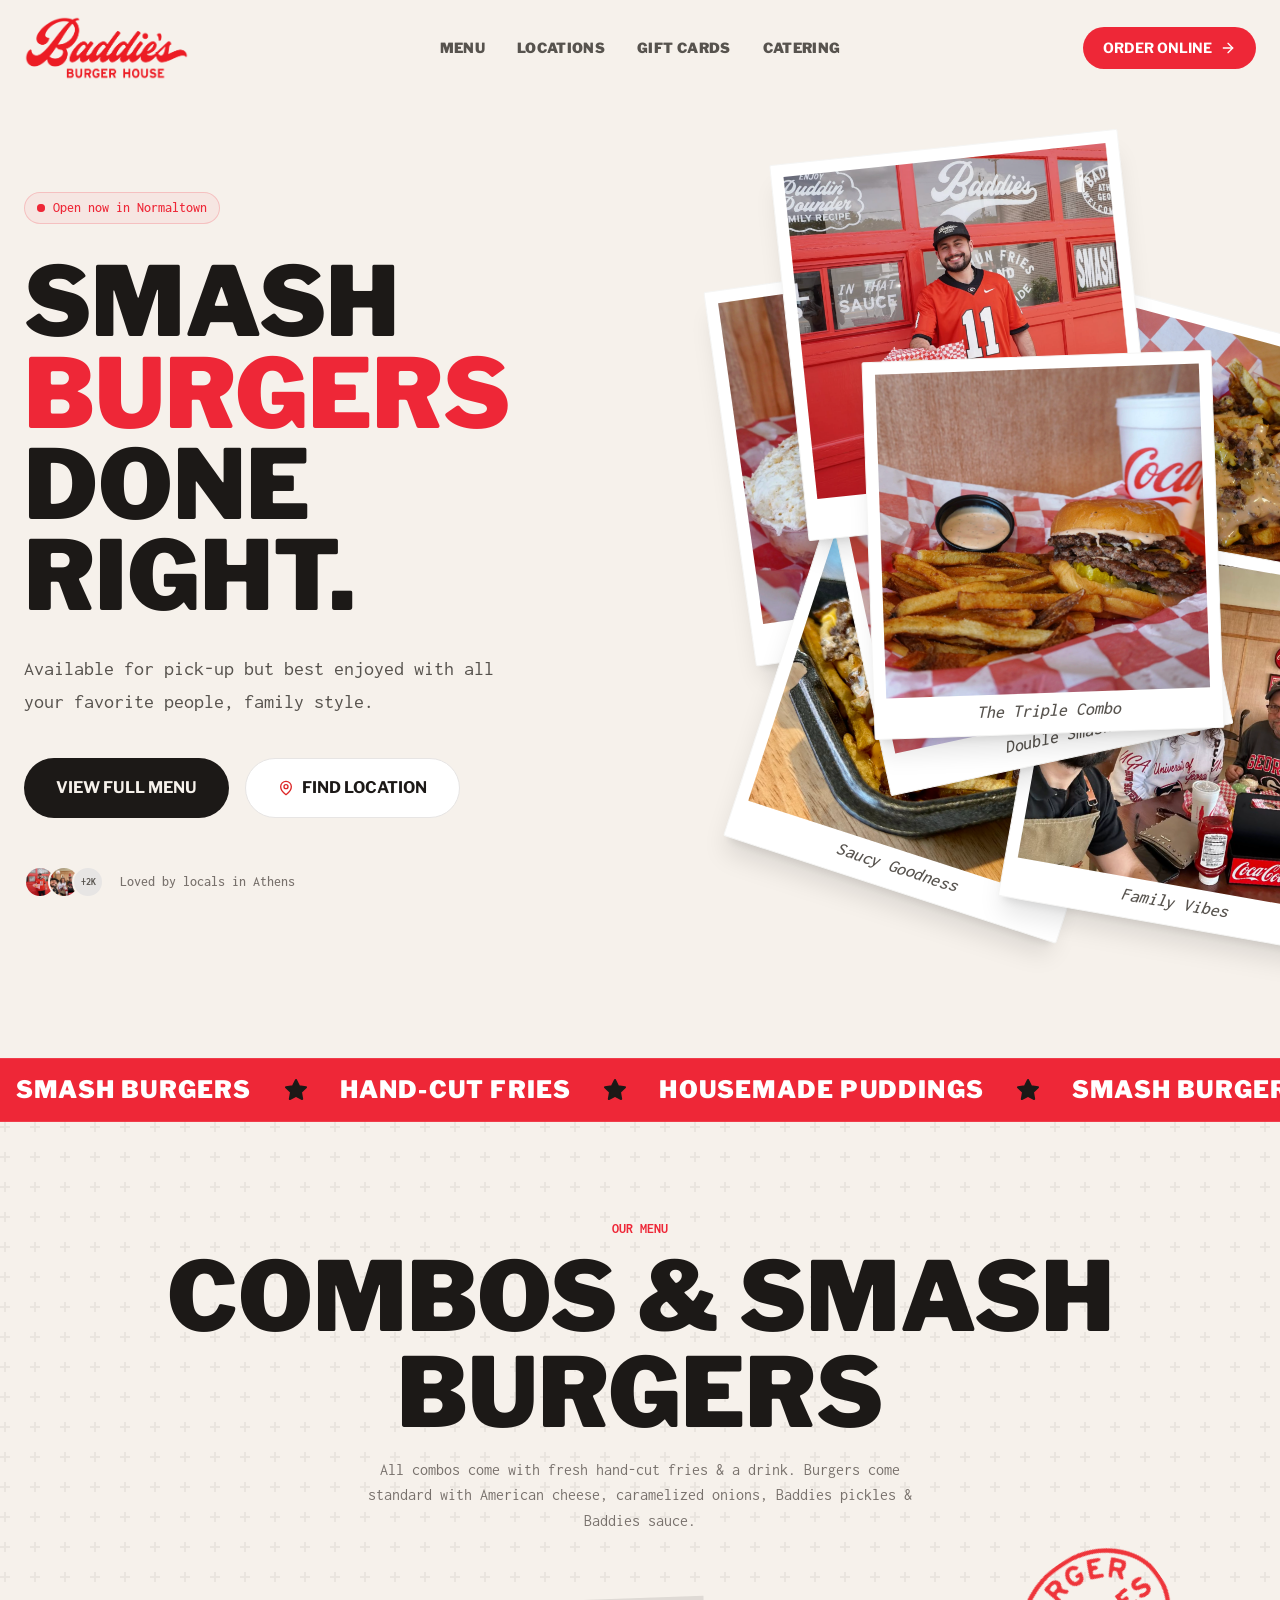
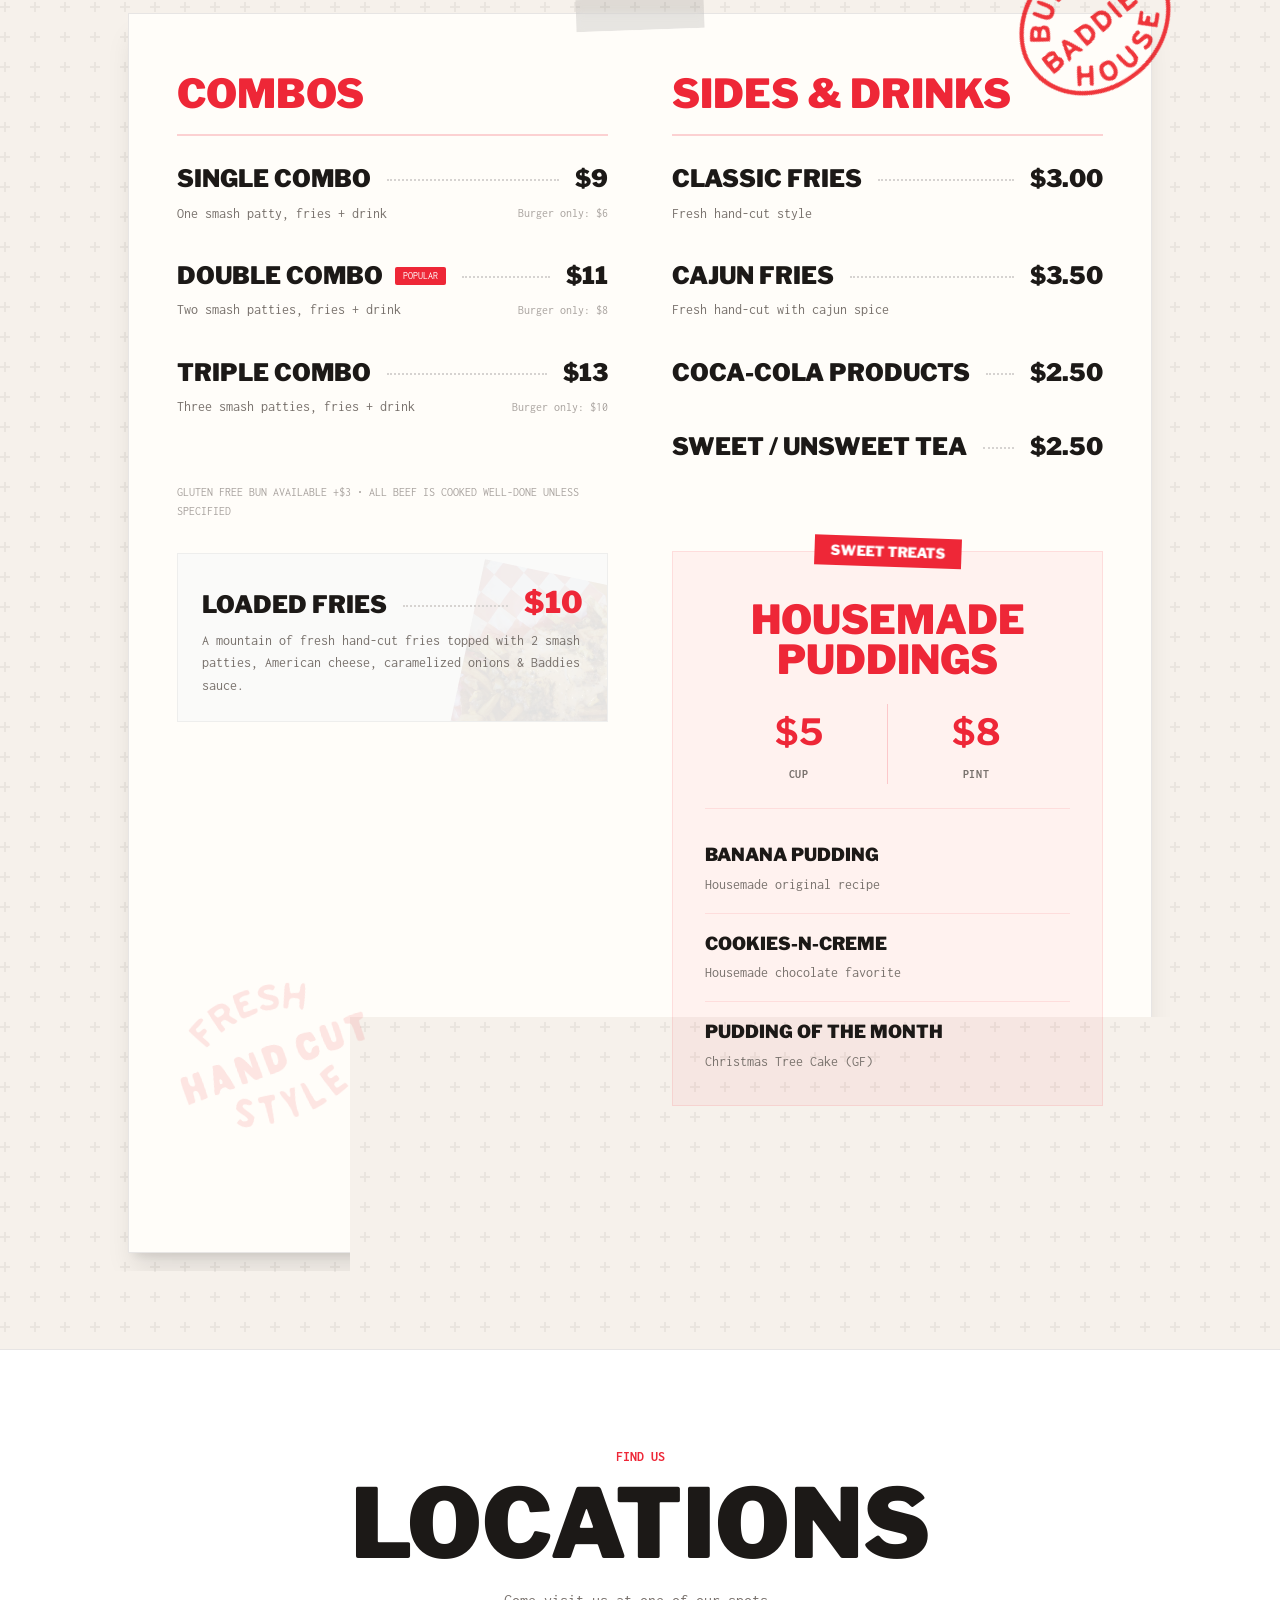
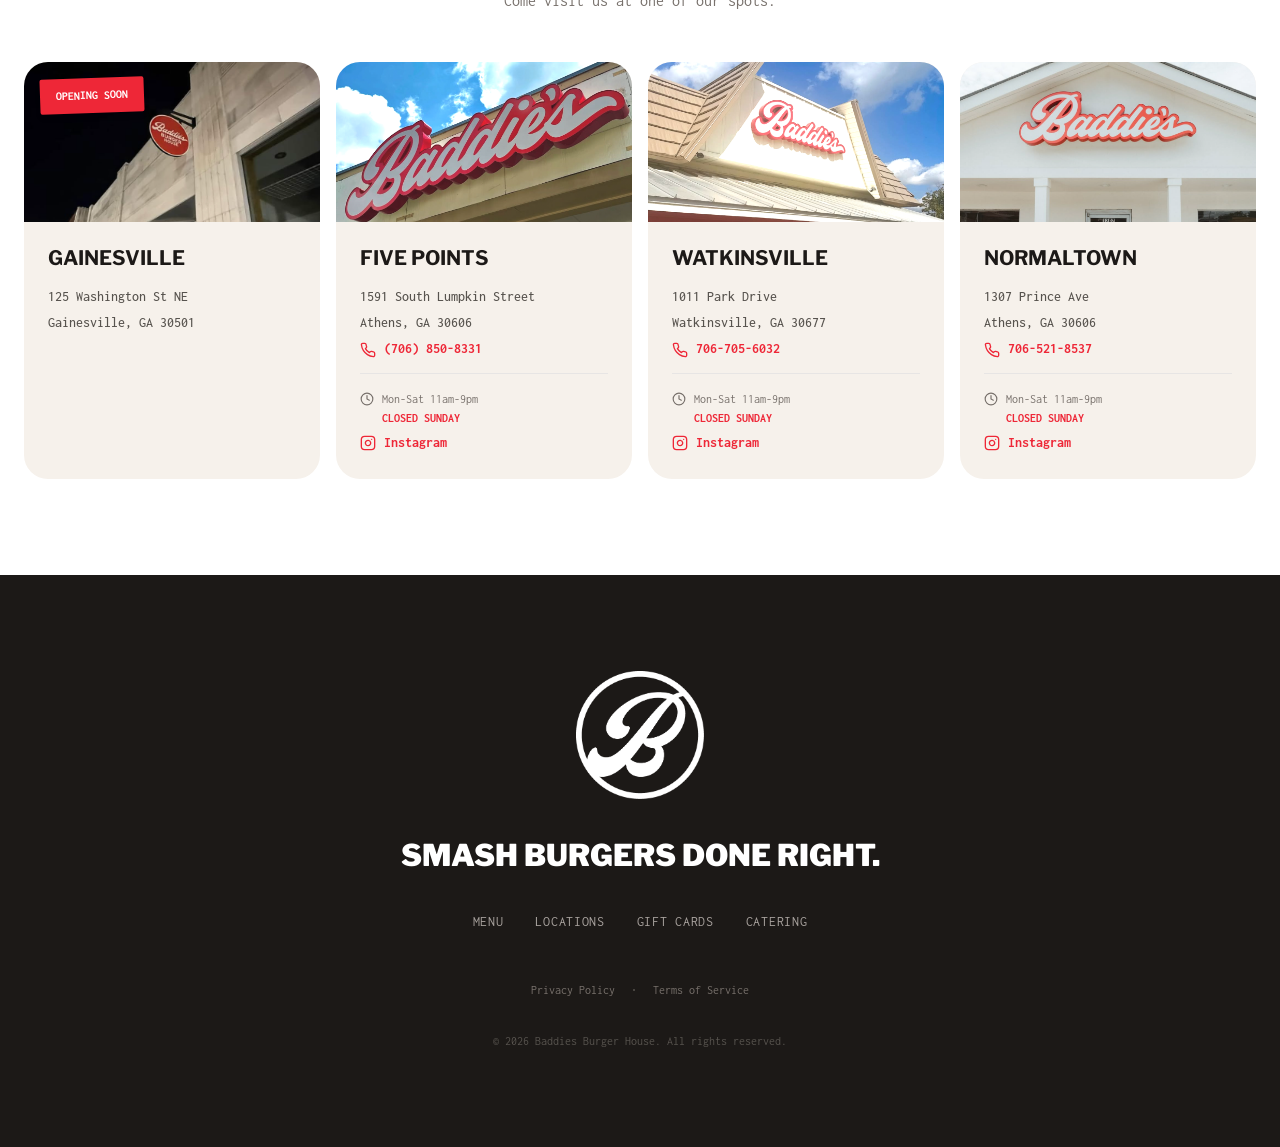
<file: index.html>
<!DOCTYPE html>
<html lang="en">
<head>
  <meta charset="UTF-8" />
  <meta name="viewport" content="width=device-width, initial-scale=1.0" />
  <title>Baddies Burger House</title>
  <meta name="description" content="Come grab a smash-burger, hand cut fries & housemade pudding!" />

  <!-- Open Graph -->
  <meta property="og:title" content="Baddies Burger House" />
  <meta property="og:description" content="Come grab a smash-burger, hand cut fries & housemade pudding!" />
  <meta property="og:type" content="website" />
  <meta property="og:image" content="images/logo.webp" />

  <!-- Twitter Card -->
  <meta name="twitter:card" content="summary_large_image" />

  <!-- Favicon -->
  <link rel="icon" href="images/favicon.webp" type="image/webp" />

  <!-- Google Fonts -->
  <link rel="preconnect" href="https://fonts.googleapis.com" />
  <link rel="preconnect" href="https://fonts.gstatic.com" crossorigin />
  <link href="https://fonts.googleapis.com/css2?family=Libre+Franklin:wght@900&family=Inconsolata:wght@400;500;600&display=swap" rel="stylesheet" />

  <!-- Styles -->
  <link rel="stylesheet" href="css/styles.css" />
</head>
<body>

  <!-- ========== NAVBAR ========== -->
  <nav class="navbar" id="navbar">
    <div class="navbar-inner">
      <a href="index.html" class="navbar-brand">
        <img src="images/logo.webp" alt="Baddies Burger House" class="navbar-logo" />
      </a>
      <div class="navbar-links">
        <a href="#menu" class="nav-link">Menu</a>
        <a href="#locations" class="nav-link">Locations</a>
        <a href="https://order.toasttab.com/egiftcards/baddies-burgers-1591-south-lumpkin-street-suite-a" target="_blank" rel="noopener noreferrer" class="nav-link">Gift Cards</a>
        <a href="catering.html" class="nav-link">Catering</a>
      </div>
      <div class="navbar-actions">
        <a href="https://eatbaddies.appfront.app/" target="_blank" rel="noopener noreferrer" class="btn-order">
          Order Online
          <svg xmlns="http://www.w3.org/2000/svg" width="16" height="16" viewBox="0 0 24 24" fill="none" stroke="currentColor" stroke-width="2" stroke-linecap="round" stroke-linejoin="round"><path d="M5 12h14"/><path d="m12 5 7 7-7 7"/></svg>
        </a>
        <button class="mobile-menu-btn" id="mobileMenuBtn" aria-label="Toggle menu">
          <svg class="menu-icon" xmlns="http://www.w3.org/2000/svg" width="24" height="24" viewBox="0 0 24 24" fill="none" stroke="currentColor" stroke-width="2" stroke-linecap="round" stroke-linejoin="round"><line x1="4" x2="20" y1="12" y2="12"/><line x1="4" x2="20" y1="6" y2="6"/><line x1="4" x2="20" y1="18" y2="18"/></svg>
          <svg class="close-icon" xmlns="http://www.w3.org/2000/svg" width="24" height="24" viewBox="0 0 24 24" fill="none" stroke="currentColor" stroke-width="2" stroke-linecap="round" stroke-linejoin="round" style="display:none"><path d="M18 6 6 18"/><path d="m6 6 12 12"/></svg>
        </button>
      </div>
    </div>
    <!-- Mobile Menu -->
    <div class="mobile-menu" id="mobileMenu">
      <a href="#menu" class="mobile-link">Menu</a>
      <a href="#locations" class="mobile-link">Locations</a>
      <a href="https://order.toasttab.com/egiftcards/baddies-burgers-1591-south-lumpkin-street-suite-a" target="_blank" rel="noopener noreferrer" class="mobile-link">Gift Cards</a>
      <a href="catering.html" class="mobile-link">Catering</a>
      <a href="https://eatbaddies.appfront.app/" target="_blank" rel="noopener noreferrer" class="btn-order mobile-order">
        Order Online
        <svg xmlns="http://www.w3.org/2000/svg" width="16" height="16" viewBox="0 0 24 24" fill="none" stroke="currentColor" stroke-width="2" stroke-linecap="round" stroke-linejoin="round"><path d="M5 12h14"/><path d="m12 5 7 7-7 7"/></svg>
      </a>
    </div>
  </nav>

  <!-- ========== HERO SECTION ========== -->
  <section class="hero">
    <div class="hero-container">
      <div class="hero-content">
        <!-- Badge -->
        <a href="#locations" class="hero-badge">
          <span class="hero-badge-dot">
            <span class="hero-badge-ping"></span>
            <span class="hero-badge-dot-inner"></span>
          </span>
          Open now in Normaltown
        </a>

        <!-- Heading -->
        <h1 class="hero-heading">
          Smash<br />
          <span class="text-red">BURGERS</span><br />
          Done Right.
        </h1>

        <!-- Description -->
        <p class="hero-description">Available for pick-up but best enjoyed with all your favorite people, family style.</p>

        <!-- Buttons -->
        <div class="hero-buttons">
          <a href="#menu" class="btn btn-dark">View Full Menu</a>
          <a href="#locations" class="btn btn-outline">
            <svg xmlns="http://www.w3.org/2000/svg" width="16" height="16" viewBox="0 0 24 24" fill="none" stroke="#dc2626" stroke-width="2" stroke-linecap="round" stroke-linejoin="round"><path d="M20 10c0 6-8 12-8 12s-8-6-8-12a8 8 0 0 1 16 0Z"/><circle cx="12" cy="10" r="3"/></svg>
            Find Location
          </a>
        </div>

        <!-- Trust Badge -->
        <div class="trust-badge">
          <div class="trust-avatars">
            <div class="trust-avatar">
              <img src="images/hero-joe.png" alt="Customer" />
            </div>
            <div class="trust-avatar">
              <img src="images/hero-family.png" alt="Customer" />
            </div>
            <div class="trust-avatar trust-avatar-count">
              <span>+2K</span>
            </div>
          </div>
          <span class="trust-text">Loved by locals in Athens</span>
        </div>
      </div>

      <!-- Hero Images -->
      <div class="hero-images">
        <div class="polaroid polaroid-1">
          <img src="images/hero-burger-2.webp" alt="Double Smash" />
          <span class="polaroid-label">Double Smash</span>
        </div>
        <div class="polaroid polaroid-2">
          <img src="images/hero-fries.webp" alt="Loaded Fries" />
          <span class="polaroid-label">Loaded Fries</span>
        </div>
        <div class="polaroid polaroid-3">
          <img src="images/hero-burger-1.webp" alt="The Triple Combo" />
          <span class="polaroid-label">The Triple Combo</span>
        </div>
        <div class="polaroid polaroid-4">
          <img src="images/hero-building.png" alt="Our Spot" />
          <span class="polaroid-label">Our Spot</span>
        </div>
        <div class="polaroid polaroid-5">
          <img src="images/hero-pudding.webp" alt="Sweet Treats" />
          <span class="polaroid-label">Sweet Treats</span>
        </div>
        <div class="polaroid polaroid-6">
          <img src="images/hero-loaded.png" alt="Saucy Goodness" />
          <span class="polaroid-label">Saucy Goodness</span>
        </div>
        <div class="polaroid polaroid-7">
          <img src="images/hero-joe.png" alt="Hot &amp; Fresh" />
          <span class="polaroid-label">Hot &amp; Fresh</span>
        </div>
        <div class="polaroid polaroid-8">
          <img src="images/hero-family.png" alt="Family Vibes" />
          <span class="polaroid-label">Family Vibes</span>
        </div>
        <img src="images/puddin-text.png" alt="" class="hero-puddin-text" />

        <!-- Decorative spinning circles -->
        <div class="decorative-circle decorative-circle-1"></div>
        <div class="decorative-circle decorative-circle-2"></div>
      </div>
    </div>
  </section>

  <!-- ========== MARQUEE BANNER ========== -->
  <a href="https://eatbaddies.appfront.app/" target="_blank" rel="noopener noreferrer" class="marquee-banner">
    <div class="marquee-track">
      <div class="marquee-content">
        <div class="marquee-item"><span>Smash Burgers</span><svg class="marquee-star" xmlns="http://www.w3.org/2000/svg" width="24" height="24" viewBox="0 0 24 24" fill="#1c1917" stroke="#1c1917" stroke-width="2" stroke-linecap="round" stroke-linejoin="round"><polygon points="12 2 15.09 8.26 22 9.27 17 14.14 18.18 21.02 12 17.77 5.82 21.02 7 14.14 2 9.27 8.91 8.26 12 2"/></svg><span>Hand-Cut Fries</span><svg class="marquee-star" xmlns="http://www.w3.org/2000/svg" width="24" height="24" viewBox="0 0 24 24" fill="#1c1917" stroke="#1c1917" stroke-width="2" stroke-linecap="round" stroke-linejoin="round"><polygon points="12 2 15.09 8.26 22 9.27 17 14.14 18.18 21.02 12 17.77 5.82 21.02 7 14.14 2 9.27 8.91 8.26 12 2"/></svg><span>Housemade Puddings</span><svg class="marquee-star" xmlns="http://www.w3.org/2000/svg" width="24" height="24" viewBox="0 0 24 24" fill="#1c1917" stroke="#1c1917" stroke-width="2" stroke-linecap="round" stroke-linejoin="round"><polygon points="12 2 15.09 8.26 22 9.27 17 14.14 18.18 21.02 12 17.77 5.82 21.02 7 14.14 2 9.27 8.91 8.26 12 2"/></svg></div>
        <div class="marquee-item"><span>Smash Burgers</span><svg class="marquee-star" xmlns="http://www.w3.org/2000/svg" width="24" height="24" viewBox="0 0 24 24" fill="#1c1917" stroke="#1c1917" stroke-width="2" stroke-linecap="round" stroke-linejoin="round"><polygon points="12 2 15.09 8.26 22 9.27 17 14.14 18.18 21.02 12 17.77 5.82 21.02 7 14.14 2 9.27 8.91 8.26 12 2"/></svg><span>Hand-Cut Fries</span><svg class="marquee-star" xmlns="http://www.w3.org/2000/svg" width="24" height="24" viewBox="0 0 24 24" fill="#1c1917" stroke="#1c1917" stroke-width="2" stroke-linecap="round" stroke-linejoin="round"><polygon points="12 2 15.09 8.26 22 9.27 17 14.14 18.18 21.02 12 17.77 5.82 21.02 7 14.14 2 9.27 8.91 8.26 12 2"/></svg><span>Housemade Puddings</span><svg class="marquee-star" xmlns="http://www.w3.org/2000/svg" width="24" height="24" viewBox="0 0 24 24" fill="#1c1917" stroke="#1c1917" stroke-width="2" stroke-linecap="round" stroke-linejoin="round"><polygon points="12 2 15.09 8.26 22 9.27 17 14.14 18.18 21.02 12 17.77 5.82 21.02 7 14.14 2 9.27 8.91 8.26 12 2"/></svg></div>
        <div class="marquee-item"><span>Smash Burgers</span><svg class="marquee-star" xmlns="http://www.w3.org/2000/svg" width="24" height="24" viewBox="0 0 24 24" fill="#1c1917" stroke="#1c1917" stroke-width="2" stroke-linecap="round" stroke-linejoin="round"><polygon points="12 2 15.09 8.26 22 9.27 17 14.14 18.18 21.02 12 17.77 5.82 21.02 7 14.14 2 9.27 8.91 8.26 12 2"/></svg><span>Hand-Cut Fries</span><svg class="marquee-star" xmlns="http://www.w3.org/2000/svg" width="24" height="24" viewBox="0 0 24 24" fill="#1c1917" stroke="#1c1917" stroke-width="2" stroke-linecap="round" stroke-linejoin="round"><polygon points="12 2 15.09 8.26 22 9.27 17 14.14 18.18 21.02 12 17.77 5.82 21.02 7 14.14 2 9.27 8.91 8.26 12 2"/></svg><span>Housemade Puddings</span><svg class="marquee-star" xmlns="http://www.w3.org/2000/svg" width="24" height="24" viewBox="0 0 24 24" fill="#1c1917" stroke="#1c1917" stroke-width="2" stroke-linecap="round" stroke-linejoin="round"><polygon points="12 2 15.09 8.26 22 9.27 17 14.14 18.18 21.02 12 17.77 5.82 21.02 7 14.14 2 9.27 8.91 8.26 12 2"/></svg></div>
        <div class="marquee-item"><span>Smash Burgers</span><svg class="marquee-star" xmlns="http://www.w3.org/2000/svg" width="24" height="24" viewBox="0 0 24 24" fill="#1c1917" stroke="#1c1917" stroke-width="2" stroke-linecap="round" stroke-linejoin="round"><polygon points="12 2 15.09 8.26 22 9.27 17 14.14 18.18 21.02 12 17.77 5.82 21.02 7 14.14 2 9.27 8.91 8.26 12 2"/></svg><span>Hand-Cut Fries</span><svg class="marquee-star" xmlns="http://www.w3.org/2000/svg" width="24" height="24" viewBox="0 0 24 24" fill="#1c1917" stroke="#1c1917" stroke-width="2" stroke-linecap="round" stroke-linejoin="round"><polygon points="12 2 15.09 8.26 22 9.27 17 14.14 18.18 21.02 12 17.77 5.82 21.02 7 14.14 2 9.27 8.91 8.26 12 2"/></svg><span>Housemade Puddings</span><svg class="marquee-star" xmlns="http://www.w3.org/2000/svg" width="24" height="24" viewBox="0 0 24 24" fill="#1c1917" stroke="#1c1917" stroke-width="2" stroke-linecap="round" stroke-linejoin="round"><polygon points="12 2 15.09 8.26 22 9.27 17 14.14 18.18 21.02 12 17.77 5.82 21.02 7 14.14 2 9.27 8.91 8.26 12 2"/></svg></div>
        <div class="marquee-item"><span>Smash Burgers</span><svg class="marquee-star" xmlns="http://www.w3.org/2000/svg" width="24" height="24" viewBox="0 0 24 24" fill="#1c1917" stroke="#1c1917" stroke-width="2" stroke-linecap="round" stroke-linejoin="round"><polygon points="12 2 15.09 8.26 22 9.27 17 14.14 18.18 21.02 12 17.77 5.82 21.02 7 14.14 2 9.27 8.91 8.26 12 2"/></svg><span>Hand-Cut Fries</span><svg class="marquee-star" xmlns="http://www.w3.org/2000/svg" width="24" height="24" viewBox="0 0 24 24" fill="#1c1917" stroke="#1c1917" stroke-width="2" stroke-linecap="round" stroke-linejoin="round"><polygon points="12 2 15.09 8.26 22 9.27 17 14.14 18.18 21.02 12 17.77 5.82 21.02 7 14.14 2 9.27 8.91 8.26 12 2"/></svg><span>Housemade Puddings</span><svg class="marquee-star" xmlns="http://www.w3.org/2000/svg" width="24" height="24" viewBox="0 0 24 24" fill="#1c1917" stroke="#1c1917" stroke-width="2" stroke-linecap="round" stroke-linejoin="round"><polygon points="12 2 15.09 8.26 22 9.27 17 14.14 18.18 21.02 12 17.77 5.82 21.02 7 14.14 2 9.27 8.91 8.26 12 2"/></svg></div>
        <div class="marquee-item"><span>Smash Burgers</span><svg class="marquee-star" xmlns="http://www.w3.org/2000/svg" width="24" height="24" viewBox="0 0 24 24" fill="#1c1917" stroke="#1c1917" stroke-width="2" stroke-linecap="round" stroke-linejoin="round"><polygon points="12 2 15.09 8.26 22 9.27 17 14.14 18.18 21.02 12 17.77 5.82 21.02 7 14.14 2 9.27 8.91 8.26 12 2"/></svg><span>Hand-Cut Fries</span><svg class="marquee-star" xmlns="http://www.w3.org/2000/svg" width="24" height="24" viewBox="0 0 24 24" fill="#1c1917" stroke="#1c1917" stroke-width="2" stroke-linecap="round" stroke-linejoin="round"><polygon points="12 2 15.09 8.26 22 9.27 17 14.14 18.18 21.02 12 17.77 5.82 21.02 7 14.14 2 9.27 8.91 8.26 12 2"/></svg><span>Housemade Puddings</span><svg class="marquee-star" xmlns="http://www.w3.org/2000/svg" width="24" height="24" viewBox="0 0 24 24" fill="#1c1917" stroke="#1c1917" stroke-width="2" stroke-linecap="round" stroke-linejoin="round"><polygon points="12 2 15.09 8.26 22 9.27 17 14.14 18.18 21.02 12 17.77 5.82 21.02 7 14.14 2 9.27 8.91 8.26 12 2"/></svg></div>
        <div class="marquee-item"><span>Smash Burgers</span><svg class="marquee-star" xmlns="http://www.w3.org/2000/svg" width="24" height="24" viewBox="0 0 24 24" fill="#1c1917" stroke="#1c1917" stroke-width="2" stroke-linecap="round" stroke-linejoin="round"><polygon points="12 2 15.09 8.26 22 9.27 17 14.14 18.18 21.02 12 17.77 5.82 21.02 7 14.14 2 9.27 8.91 8.26 12 2"/></svg><span>Hand-Cut Fries</span><svg class="marquee-star" xmlns="http://www.w3.org/2000/svg" width="24" height="24" viewBox="0 0 24 24" fill="#1c1917" stroke="#1c1917" stroke-width="2" stroke-linecap="round" stroke-linejoin="round"><polygon points="12 2 15.09 8.26 22 9.27 17 14.14 18.18 21.02 12 17.77 5.82 21.02 7 14.14 2 9.27 8.91 8.26 12 2"/></svg><span>Housemade Puddings</span><svg class="marquee-star" xmlns="http://www.w3.org/2000/svg" width="24" height="24" viewBox="0 0 24 24" fill="#1c1917" stroke="#1c1917" stroke-width="2" stroke-linecap="round" stroke-linejoin="round"><polygon points="12 2 15.09 8.26 22 9.27 17 14.14 18.18 21.02 12 17.77 5.82 21.02 7 14.14 2 9.27 8.91 8.26 12 2"/></svg></div>
        <div class="marquee-item"><span>Smash Burgers</span><svg class="marquee-star" xmlns="http://www.w3.org/2000/svg" width="24" height="24" viewBox="0 0 24 24" fill="#1c1917" stroke="#1c1917" stroke-width="2" stroke-linecap="round" stroke-linejoin="round"><polygon points="12 2 15.09 8.26 22 9.27 17 14.14 18.18 21.02 12 17.77 5.82 21.02 7 14.14 2 9.27 8.91 8.26 12 2"/></svg><span>Hand-Cut Fries</span><svg class="marquee-star" xmlns="http://www.w3.org/2000/svg" width="24" height="24" viewBox="0 0 24 24" fill="#1c1917" stroke="#1c1917" stroke-width="2" stroke-linecap="round" stroke-linejoin="round"><polygon points="12 2 15.09 8.26 22 9.27 17 14.14 18.18 21.02 12 17.77 5.82 21.02 7 14.14 2 9.27 8.91 8.26 12 2"/></svg><span>Housemade Puddings</span><svg class="marquee-star" xmlns="http://www.w3.org/2000/svg" width="24" height="24" viewBox="0 0 24 24" fill="#1c1917" stroke="#1c1917" stroke-width="2" stroke-linecap="round" stroke-linejoin="round"><polygon points="12 2 15.09 8.26 22 9.27 17 14.14 18.18 21.02 12 17.77 5.82 21.02 7 14.14 2 9.27 8.91 8.26 12 2"/></svg></div>
        <div class="marquee-item"><span>Smash Burgers</span><svg class="marquee-star" xmlns="http://www.w3.org/2000/svg" width="24" height="24" viewBox="0 0 24 24" fill="#1c1917" stroke="#1c1917" stroke-width="2" stroke-linecap="round" stroke-linejoin="round"><polygon points="12 2 15.09 8.26 22 9.27 17 14.14 18.18 21.02 12 17.77 5.82 21.02 7 14.14 2 9.27 8.91 8.26 12 2"/></svg><span>Hand-Cut Fries</span><svg class="marquee-star" xmlns="http://www.w3.org/2000/svg" width="24" height="24" viewBox="0 0 24 24" fill="#1c1917" stroke="#1c1917" stroke-width="2" stroke-linecap="round" stroke-linejoin="round"><polygon points="12 2 15.09 8.26 22 9.27 17 14.14 18.18 21.02 12 17.77 5.82 21.02 7 14.14 2 9.27 8.91 8.26 12 2"/></svg><span>Housemade Puddings</span><svg class="marquee-star" xmlns="http://www.w3.org/2000/svg" width="24" height="24" viewBox="0 0 24 24" fill="#1c1917" stroke="#1c1917" stroke-width="2" stroke-linecap="round" stroke-linejoin="round"><polygon points="12 2 15.09 8.26 22 9.27 17 14.14 18.18 21.02 12 17.77 5.82 21.02 7 14.14 2 9.27 8.91 8.26 12 2"/></svg></div>
        <div class="marquee-item"><span>Smash Burgers</span><svg class="marquee-star" xmlns="http://www.w3.org/2000/svg" width="24" height="24" viewBox="0 0 24 24" fill="#1c1917" stroke="#1c1917" stroke-width="2" stroke-linecap="round" stroke-linejoin="round"><polygon points="12 2 15.09 8.26 22 9.27 17 14.14 18.18 21.02 12 17.77 5.82 21.02 7 14.14 2 9.27 8.91 8.26 12 2"/></svg><span>Hand-Cut Fries</span><svg class="marquee-star" xmlns="http://www.w3.org/2000/svg" width="24" height="24" viewBox="0 0 24 24" fill="#1c1917" stroke="#1c1917" stroke-width="2" stroke-linecap="round" stroke-linejoin="round"><polygon points="12 2 15.09 8.26 22 9.27 17 14.14 18.18 21.02 12 17.77 5.82 21.02 7 14.14 2 9.27 8.91 8.26 12 2"/></svg><span>Housemade Puddings</span><svg class="marquee-star" xmlns="http://www.w3.org/2000/svg" width="24" height="24" viewBox="0 0 24 24" fill="#1c1917" stroke="#1c1917" stroke-width="2" stroke-linecap="round" stroke-linejoin="round"><polygon points="12 2 15.09 8.26 22 9.27 17 14.14 18.18 21.02 12 17.77 5.82 21.02 7 14.14 2 9.27 8.91 8.26 12 2"/></svg></div>
      </div>
    </div>
  </a>

  <!-- ========== MENU SECTION ========== -->
  <section class="menu-section" id="menu">
    <div class="menu-section-container">
      <span class="section-label">Our Menu</span>
      <h2 class="section-heading">Combos &amp; Smash Burgers</h2>
      <p class="section-description">All combos come with fresh hand-cut fries &amp; a drink. Burgers come standard with American cheese, caramelized onions, Baddies pickles &amp; Baddies sauce.</p>

      <div class="menu-card">
        <!-- Tape decoration -->
        <div class="tape tape-top"></div>

        <!-- Rotating stamp -->
        <img src="images/stamp.png" alt="" class="menu-stamp" />

        <div class="menu-columns">
          <!-- Left Column -->
          <div class="menu-column menu-column-left">
            <h3 class="menu-column-heading">COMBOS</h3>

            <!-- Single Combo -->
            <div class="menu-item">
              <div class="menu-item-header">
                <span class="menu-item-name">Single Combo</span>
                <span class="menu-item-dots"></span>
                <span class="menu-item-price">$9</span>
              </div>
              <div class="menu-item-details">
                <p class="menu-item-description">One smash patty, fries + drink</p>
                <span class="menu-item-note">Burger only: $6</span>
              </div>
            </div>

            <!-- Double Combo -->
            <div class="menu-item">
              <div class="menu-item-header">
                <div class="menu-item-name-group">
                  <span class="menu-item-name">Double Combo</span>
                  <span class="menu-item-badge">POPULAR</span>
                </div>
                <span class="menu-item-dots"></span>
                <span class="menu-item-price">$11</span>
              </div>
              <div class="menu-item-details">
                <p class="menu-item-description">Two smash patties, fries + drink</p>
                <span class="menu-item-note">Burger only: $8</span>
              </div>
            </div>

            <!-- Triple Combo -->
            <div class="menu-item">
              <div class="menu-item-header">
                <span class="menu-item-name">Triple Combo</span>
                <span class="menu-item-dots"></span>
                <span class="menu-item-price">$13</span>
              </div>
              <div class="menu-item-details">
                <p class="menu-item-description">Three smash patties, fries + drink</p>
                <span class="menu-item-note">Burger only: $10</span>
              </div>
            </div>

            <p class="menu-fine-print">Gluten Free Bun Available +$3 &bull; All beef is cooked well-done unless specified</p>

            <!-- Loaded Fries -->
            <div class="loaded-fries-box">
              <div class="loaded-fries-content">
                <div class="menu-item-header">
                  <span class="menu-item-name">Loaded Fries</span>
                  <span class="menu-item-dots"></span>
                  <span class="loaded-fries-price">$10</span>
                </div>
                <p class="menu-item-description">A mountain of fresh hand-cut fries topped with 2 smash patties, American cheese, caramelized onions &amp; Baddies sauce.</p>
              </div>
              <img src="images/loaded-fries-bg.png" alt="" class="loaded-fries-bg" />
            </div>

            <!-- Decorative fresh-cut image -->
            <img src="images/fresh-cut.png" alt="" class="menu-fresh-cut" />
          </div>

          <!-- Right Column -->
          <div class="menu-column menu-column-right">
            <h3 class="menu-column-heading">SIDES &amp; DRINKS</h3>

            <!-- Classic Fries -->
            <div class="menu-item">
              <div class="menu-item-header">
                <span class="menu-item-name">Classic Fries</span>
                <span class="menu-item-dots"></span>
                <span class="menu-item-price">$3.00</span>
              </div>
              <p class="menu-item-description">Fresh hand-cut style</p>
            </div>

            <!-- Cajun Fries -->
            <div class="menu-item">
              <div class="menu-item-header">
                <span class="menu-item-name">Cajun Fries</span>
                <span class="menu-item-dots"></span>
                <span class="menu-item-price">$3.50</span>
              </div>
              <p class="menu-item-description">Fresh hand-cut with cajun spice</p>
            </div>

            <!-- Coca-Cola Products -->
            <div class="menu-item">
              <div class="menu-item-header">
                <span class="menu-item-name">Coca-Cola Products</span>
                <span class="menu-item-dots"></span>
                <span class="menu-item-price">$2.50</span>
              </div>
            </div>

            <!-- Tea -->
            <div class="menu-item">
              <div class="menu-item-header">
                <span class="menu-item-name">Sweet / Unsweet Tea</span>
                <span class="menu-item-dots"></span>
                <span class="menu-item-price">$2.50</span>
              </div>
            </div>

            <!-- Puddings Section -->
            <div class="puddings-section">
              <div class="puddings-badge">Sweet Treats</div>
              <h4 class="puddings-heading">HOUSEMADE PUDDINGS</h4>
              <div class="puddings-prices">
                <div class="puddings-price-block">
                  <span class="puddings-price-amount">$5</span>
                  <span class="puddings-price-label">Cup</span>
                </div>
                <span class="puddings-divider"></span>
                <div class="puddings-price-block">
                  <span class="puddings-price-amount">$8</span>
                  <span class="puddings-price-label">Pint</span>
                </div>
              </div>

              <div class="menu-item">
                <div class="menu-item-header">
                  <span class="menu-item-name">Banana Pudding</span>
                </div>
                <p class="menu-item-description">Housemade original recipe</p>
              </div>

              <div class="menu-item">
                <div class="menu-item-header">
                  <span class="menu-item-name">Cookies-n-Creme</span>
                </div>
                <p class="menu-item-description">Housemade chocolate favorite</p>
              </div>

              <div class="menu-item">
                <div class="menu-item-header">
                  <span class="menu-item-name">Pudding of the Month</span>
                </div>
                <p class="menu-item-description">Christmas Tree Cake (GF)</p>
              </div>
            </div>
          </div>
        </div>

        <!-- Order Online Button -->
        <div class="menu-order-btn-wrapper">
          <a href="https://eatbaddies.appfront.app/" target="_blank" rel="noopener noreferrer" class="btn-order-pill">
            ORDER ONLINE
            <svg xmlns="http://www.w3.org/2000/svg" width="18" height="18" viewBox="0 0 24 24" fill="none" stroke="currentColor" stroke-width="2" stroke-linecap="round" stroke-linejoin="round"><path d="M5 12h14"/><path d="m12 5 7 7-7 7"/></svg>
          </a>
        </div>
      </div>
    </div>
  </section>

  <!-- ========== LOCATIONS SECTION ========== -->
  <section class="locations-section" id="locations">
    <div class="locations-container">
      <span class="section-label">Find Us</span>
      <h2 class="section-heading">LOCATIONS</h2>
      <p class="section-description">Come visit us at one of our spots.</p>

      <div class="locations-grid">

        <!-- Gainesville -->
        <div class="location-card fade-in-up">
          <div class="location-image-wrapper">
            <img src="images/loc-gainesville.png" alt="Gainesville location" class="location-image" />
            <span class="location-badge">OPENING SOON</span>
          </div>
          <div class="location-info">
            <h3 class="location-name">GAINESVILLE</h3>
            <p class="location-address">125 Washington St NE</p>
            <p class="location-address">Gainesville, GA 30501</p>
          </div>
        </div>

        <!-- Five Points -->
        <div class="location-card fade-in-up" style="transition-delay: 0.1s">
          <div class="location-image-wrapper">
            <img src="images/loc-fivepoints.png" alt="Five Points location" class="location-image" />
          </div>
          <div class="location-info">
            <h3 class="location-name">FIVE POINTS</h3>
            <p class="location-address">1591 South Lumpkin Street</p>
            <p class="location-address">Athens, GA 30606</p>
            <a href="tel:7068508331" class="location-phone">
              <svg xmlns="http://www.w3.org/2000/svg" width="14" height="14" viewBox="0 0 24 24" fill="none" stroke="currentColor" stroke-width="2" stroke-linecap="round" stroke-linejoin="round"><path d="M22 16.92v3a2 2 0 0 1-2.18 2 19.79 19.79 0 0 1-8.63-3.07 19.5 19.5 0 0 1-6-6 19.79 19.79 0 0 1-3.07-8.67A2 2 0 0 1 4.11 2h3a2 2 0 0 1 2 1.72 12.84 12.84 0 0 0 .7 2.81 2 2 0 0 1-.45 2.11L8.09 9.91a16 16 0 0 0 6 6l1.27-1.27a2 2 0 0 1 2.11-.45 12.84 12.84 0 0 0 2.81.7A2 2 0 0 1 22 16.92z"/></svg>
              (706) 850-8331
            </a>
            <div class="location-hours">
              <svg xmlns="http://www.w3.org/2000/svg" width="14" height="14" viewBox="0 0 24 24" fill="none" stroke="currentColor" stroke-width="2" stroke-linecap="round" stroke-linejoin="round"><circle cx="12" cy="12" r="10"/><polyline points="12 6 12 12 16 14"/></svg>
              <div>
                <p>Mon-Sat 11am-9pm</p>
                <p class="text-red">CLOSED SUNDAY</p>
              </div>
            </div>
            <a href="https://www.instagram.com/eatbaddies/" target="_blank" rel="noopener noreferrer" class="location-instagram">
              <svg xmlns="http://www.w3.org/2000/svg" width="14" height="14" viewBox="0 0 24 24" fill="none" stroke="currentColor" stroke-width="2" stroke-linecap="round" stroke-linejoin="round"><rect width="20" height="20" x="2" y="2" rx="5" ry="5"/><path d="M16 11.37A4 4 0 1 1 12.63 8 4 4 0 0 1 16 11.37z"/><line x1="17.5" x2="17.51" y1="6.5" y2="6.5"/></svg>
              Instagram
            </a>
          </div>
        </div>

        <!-- Watkinsville -->
        <div class="location-card fade-in-up" style="transition-delay: 0.2s">
          <div class="location-image-wrapper">
            <img src="images/loc-watkinsville.png" alt="Watkinsville location" class="location-image" />
          </div>
          <div class="location-info">
            <h3 class="location-name">WATKINSVILLE</h3>
            <p class="location-address">1011 Park Drive</p>
            <p class="location-address">Watkinsville, GA 30677</p>
            <a href="tel:7067056032" class="location-phone">
              <svg xmlns="http://www.w3.org/2000/svg" width="14" height="14" viewBox="0 0 24 24" fill="none" stroke="currentColor" stroke-width="2" stroke-linecap="round" stroke-linejoin="round"><path d="M22 16.92v3a2 2 0 0 1-2.18 2 19.79 19.79 0 0 1-8.63-3.07 19.5 19.5 0 0 1-6-6 19.79 19.79 0 0 1-3.07-8.67A2 2 0 0 1 4.11 2h3a2 2 0 0 1 2 1.72 12.84 12.84 0 0 0 .7 2.81 2 2 0 0 1-.45 2.11L8.09 9.91a16 16 0 0 0 6 6l1.27-1.27a2 2 0 0 1 2.11-.45 12.84 12.84 0 0 0 2.81.7A2 2 0 0 1 22 16.92z"/></svg>
              706-705-6032
            </a>
            <div class="location-hours">
              <svg xmlns="http://www.w3.org/2000/svg" width="14" height="14" viewBox="0 0 24 24" fill="none" stroke="currentColor" stroke-width="2" stroke-linecap="round" stroke-linejoin="round"><circle cx="12" cy="12" r="10"/><polyline points="12 6 12 12 16 14"/></svg>
              <div>
                <p>Mon-Sat 11am-9pm</p>
                <p class="text-red">CLOSED SUNDAY</p>
              </div>
            </div>
            <a href="https://www.instagram.com/eatbaddies_watty/" target="_blank" rel="noopener noreferrer" class="location-instagram">
              <svg xmlns="http://www.w3.org/2000/svg" width="14" height="14" viewBox="0 0 24 24" fill="none" stroke="currentColor" stroke-width="2" stroke-linecap="round" stroke-linejoin="round"><rect width="20" height="20" x="2" y="2" rx="5" ry="5"/><path d="M16 11.37A4 4 0 1 1 12.63 8 4 4 0 0 1 16 11.37z"/><line x1="17.5" x2="17.51" y1="6.5" y2="6.5"/></svg>
              Instagram
            </a>
          </div>
        </div>

        <!-- Normaltown -->
        <div class="location-card fade-in-up" style="transition-delay: 0.3s">
          <div class="location-image-wrapper">
            <img src="images/loc-normaltown.png" alt="Normaltown location" class="location-image" />
          </div>
          <div class="location-info">
            <h3 class="location-name">NORMALTOWN</h3>
            <p class="location-address">1307 Prince Ave</p>
            <p class="location-address">Athens, GA 30606</p>
            <a href="tel:7065218537" class="location-phone">
              <svg xmlns="http://www.w3.org/2000/svg" width="14" height="14" viewBox="0 0 24 24" fill="none" stroke="currentColor" stroke-width="2" stroke-linecap="round" stroke-linejoin="round"><path d="M22 16.92v3a2 2 0 0 1-2.18 2 19.79 19.79 0 0 1-8.63-3.07 19.5 19.5 0 0 1-6-6 19.79 19.79 0 0 1-3.07-8.67A2 2 0 0 1 4.11 2h3a2 2 0 0 1 2 1.72 12.84 12.84 0 0 0 .7 2.81 2 2 0 0 1-.45 2.11L8.09 9.91a16 16 0 0 0 6 6l1.27-1.27a2 2 0 0 1 2.11-.45 12.84 12.84 0 0 0 2.81.7A2 2 0 0 1 22 16.92z"/></svg>
              706-521-8537
            </a>
            <div class="location-hours">
              <svg xmlns="http://www.w3.org/2000/svg" width="14" height="14" viewBox="0 0 24 24" fill="none" stroke="currentColor" stroke-width="2" stroke-linecap="round" stroke-linejoin="round"><circle cx="12" cy="12" r="10"/><polyline points="12 6 12 12 16 14"/></svg>
              <div>
                <p>Mon-Sat 11am-9pm</p>
                <p class="text-red">CLOSED SUNDAY</p>
              </div>
            </div>
            <a href="https://www.instagram.com/eatbaddies_normaltown/" target="_blank" rel="noopener noreferrer" class="location-instagram">
              <svg xmlns="http://www.w3.org/2000/svg" width="14" height="14" viewBox="0 0 24 24" fill="none" stroke="currentColor" stroke-width="2" stroke-linecap="round" stroke-linejoin="round"><rect width="20" height="20" x="2" y="2" rx="5" ry="5"/><path d="M16 11.37A4 4 0 1 1 12.63 8 4 4 0 0 1 16 11.37z"/><line x1="17.5" x2="17.51" y1="6.5" y2="6.5"/></svg>
              Instagram
            </a>
          </div>
        </div>

      </div>
    </div>
  </section>

  <!-- ========== FOOTER ========== -->
  <footer class="footer">
    <div class="footer-container">
      <div class="footer-brand">
        <img src="images/footer-logo.webp" alt="Baddies Burger House" class="footer-logo" width="128" height="128" />
        <p class="footer-tagline">SMASH BURGERS DONE RIGHT.</p>
      </div>

      <nav class="footer-nav">
        <a href="#menu" class="footer-link">Menu</a>
        <a href="#locations" class="footer-link">Locations</a>
        <a href="https://order.toasttab.com/egiftcards/baddies-burgers-1591-south-lumpkin-street-suite-a" target="_blank" rel="noopener noreferrer" class="footer-link">Gift Cards</a>
        <a href="catering.html" class="footer-link">Catering</a>
      </nav>

      <div class="footer-legal">
        <a href="#" class="footer-legal-link">Privacy Policy</a>
        <span class="footer-legal-dot">&bull;</span>
        <a href="#" class="footer-legal-link">Terms of Service</a>
      </div>

      <p class="footer-copyright">&copy; <span id="currentYear">2025</span> Baddies Burger House. All rights reserved.</p>
    </div>
  </footer>

  <!-- Scripts -->
  <script src="js/main.js"></script>
</body>
</html>
</file>
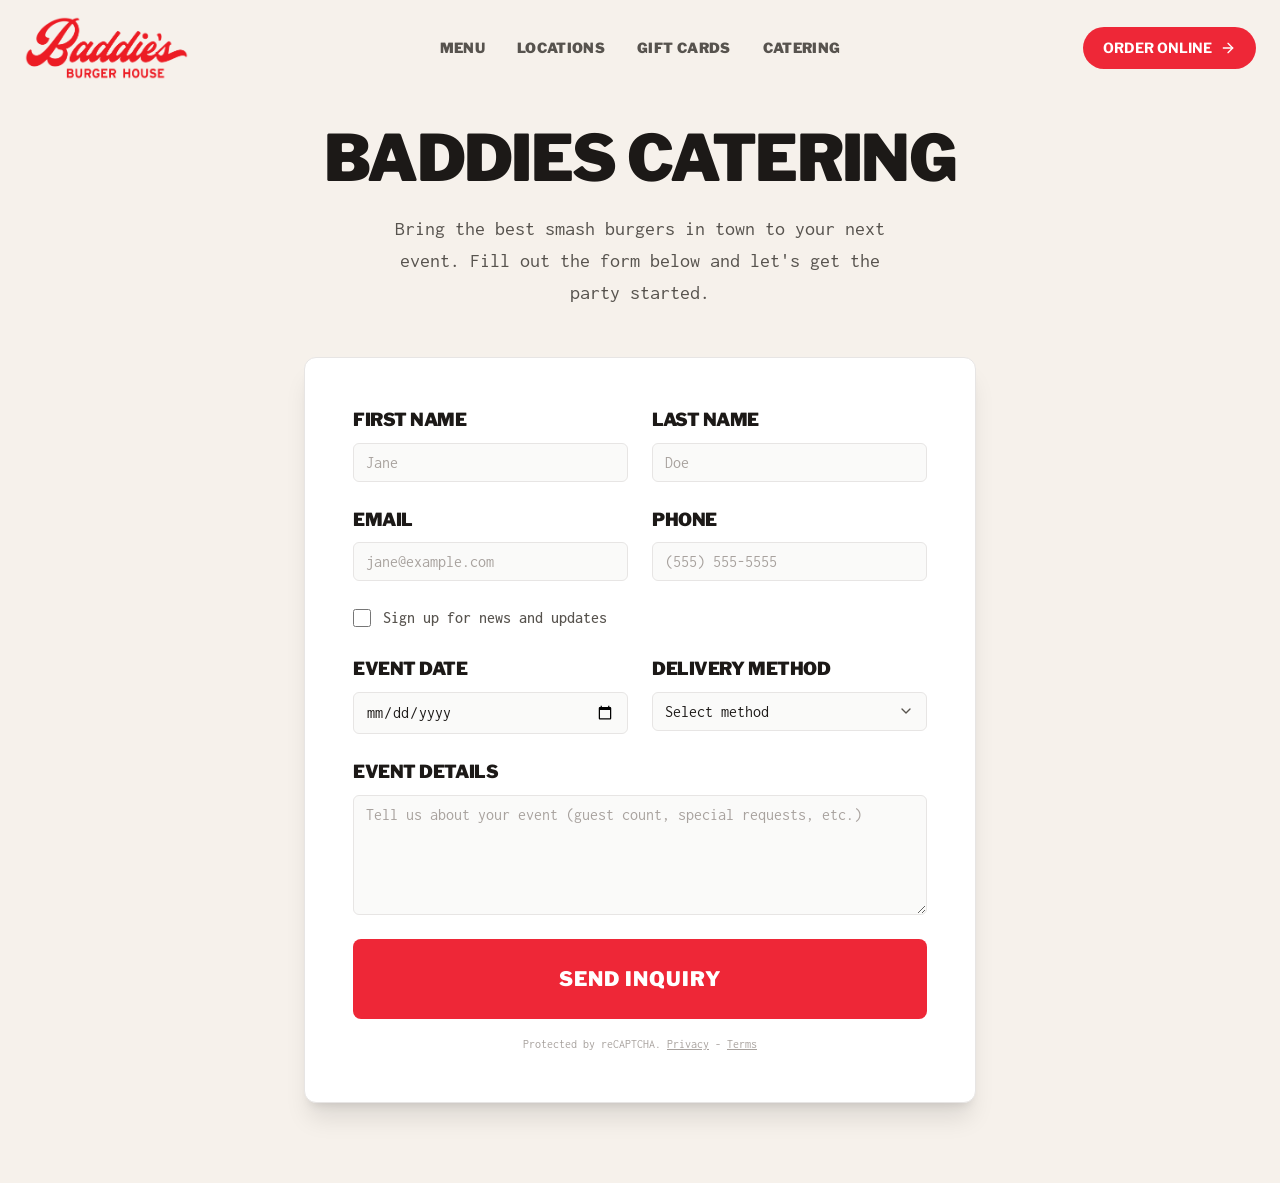
<file: catering.html>
<!DOCTYPE html>
<html lang="en">
<head>
  <meta charset="UTF-8">
  <meta name="viewport" content="width=device-width, initial-scale=1.0">
  <title>Catering | Baddies Burger House</title>
  <meta name="description" content="Bring the best smash burgers in town to your next event.">
  <meta property="og:title" content="Catering | Baddies Burger House">
  <meta property="og:description" content="Bring the best smash burgers in town to your next event.">
  <meta property="og:type" content="website">
  <meta property="og:image" content="images/logo.webp">
  <link rel="icon" href="images/favicon.webp">
  <link rel="preconnect" href="https://fonts.googleapis.com">
  <link rel="preconnect" href="https://fonts.gstatic.com" crossorigin>
  <link href="https://fonts.googleapis.com/css2?family=Libre+Franklin:wght@900&family=Inconsolata:wght@400;500;600&display=swap" rel="stylesheet">
  <link rel="stylesheet" href="css/styles.css">
</head>
<body>
  <!-- Navbar -->
  <nav class="navbar" id="navbar">
    <div class="navbar-inner">
      <a href="index.html" class="navbar-brand">
        <img src="images/logo.webp" alt="Baddies Burger House" class="navbar-logo" />
      </a>
      <div class="navbar-links">
        <a href="index.html#menu" class="nav-link">Menu</a>
        <a href="index.html#locations" class="nav-link">Locations</a>
        <a href="https://order.toasttab.com/egiftcards/baddies-burgers-1591-south-lumpkin-street-suite-a" target="_blank" rel="noopener noreferrer" class="nav-link">Gift Cards</a>
        <a href="catering.html" class="nav-link">Catering</a>
      </div>
      <div class="navbar-actions">
        <a href="https://eatbaddies.appfront.app/" target="_blank" rel="noopener noreferrer" class="btn-order">
          Order Online
          <svg xmlns="http://www.w3.org/2000/svg" width="16" height="16" viewBox="0 0 24 24" fill="none" stroke="currentColor" stroke-width="2" stroke-linecap="round" stroke-linejoin="round"><path d="M5 12h14"/><path d="m12 5 7 7-7 7"/></svg>
        </a>
        <button class="mobile-menu-btn" id="mobileMenuBtn" aria-label="Toggle menu">
          <svg class="menu-icon" xmlns="http://www.w3.org/2000/svg" width="24" height="24" viewBox="0 0 24 24" fill="none" stroke="currentColor" stroke-width="2" stroke-linecap="round" stroke-linejoin="round"><line x1="4" x2="20" y1="12" y2="12"/><line x1="4" x2="20" y1="6" y2="6"/><line x1="4" x2="20" y1="18" y2="18"/></svg>
          <svg class="close-icon" xmlns="http://www.w3.org/2000/svg" width="24" height="24" viewBox="0 0 24 24" fill="none" stroke="currentColor" stroke-width="2" stroke-linecap="round" stroke-linejoin="round" style="display:none"><path d="M18 6 6 18"/><path d="m6 6 12 12"/></svg>
        </button>
      </div>
    </div>
    <!-- Mobile Menu -->
    <div class="mobile-menu" id="mobileMenu">
      <a href="index.html#menu" class="mobile-link">Menu</a>
      <a href="index.html#locations" class="mobile-link">Locations</a>
      <a href="https://order.toasttab.com/egiftcards/baddies-burgers-1591-south-lumpkin-street-suite-a" target="_blank" rel="noopener noreferrer" class="mobile-link">Gift Cards</a>
      <a href="catering.html" class="mobile-link">Catering</a>
      <a href="https://eatbaddies.appfront.app/" target="_blank" rel="noopener noreferrer" class="btn-order mobile-order">
        Order Online
        <svg xmlns="http://www.w3.org/2000/svg" width="16" height="16" viewBox="0 0 24 24" fill="none" stroke="currentColor" stroke-width="2" stroke-linecap="round" stroke-linejoin="round"><path d="M5 12h14"/><path d="m12 5 7 7-7 7"/></svg>
      </a>
    </div>
  </nav>

  <!-- Main Content -->
  <main class="catering-main">
    <div class="catering-content">

      <!-- Header -->
      <div class="catering-header fade-in-up">
        <h1 class="catering-title">BADDIES CATERING</h1>
        <p class="catering-desc">Bring the best smash burgers in town to your next event. Fill out the form below and let's get the party started.</p>
      </div>

      <!-- Form Card -->
      <div class="catering-card fade-in-up">
        <form id="cateringForm" class="catering-form">

          <!-- Row 1: First Name / Last Name -->
          <div class="form-grid-2col">
            <div class="form-group">
              <label class="form-label">First Name</label>
              <input type="text" name="firstName" placeholder="Jane" class="form-input" required>
            </div>
            <div class="form-group">
              <label class="form-label">Last Name</label>
              <input type="text" name="lastName" placeholder="Doe" class="form-input" required>
            </div>
          </div>

          <!-- Row 2: Email / Phone -->
          <div class="form-grid-2col">
            <div class="form-group">
              <label class="form-label">Email</label>
              <input type="email" name="email" placeholder="jane@example.com" class="form-input" required>
            </div>
            <div class="form-group">
              <label class="form-label">Phone</label>
              <input type="tel" name="phone" placeholder="(555) 555-5555" class="form-input" required>
            </div>
          </div>

          <!-- Row 3: Newsletter Checkbox -->
          <div class="form-group">
            <label class="checkbox-label">
              <input type="checkbox" name="newsletter" class="form-checkbox"> Sign up for news and updates
            </label>
          </div>

          <!-- Row 4: Event Date / Delivery Method -->
          <div class="form-grid-2col">
            <div class="form-group">
              <label class="form-label">Event Date</label>
              <input type="date" name="date" class="form-input" required>
            </div>
            <div class="form-group">
              <label class="form-label">Delivery Method</label>
              <select name="deliveryMethod" class="form-select" required>
                <option value="" disabled selected>Select method</option>
                <option value="pickup">Pick-Up</option>
                <option value="delivery">Delivery</option>
                <option value="onsite">On Site Cooking</option>
              </select>
            </div>
          </div>

          <!-- Row 5: Event Details -->
          <div class="form-group">
            <label class="form-label">Event Details</label>
            <textarea name="details" placeholder="Tell us about your event (guest count, special requests, etc.)" class="form-textarea" rows="5" required></textarea>
          </div>

          <!-- Submit Button -->
          <button type="submit" class="btn-submit">Send Inquiry</button>

        </form>

        <!-- reCAPTCHA Note -->
        <p class="recaptcha-note">Protected by reCAPTCHA. <a href="#">Privacy</a> - <a href="#">Terms</a></p>
      </div>

    </div>
  </main>

  <script src="js/main.js"></script>
</body>
</html>
</file>
<file: css/styles.css>
/* ==========================================================================
   BADDIES BURGER HOUSE - Complete Stylesheet
   ========================================================================== */

/* Google Fonts Import */
@import url('https://fonts.googleapis.com/css2?family=Libre+Franklin:wght@900&family=Inconsolata:wght@400;500;600&display=swap');

/* ==========================================================================
   DESIGN TOKENS (Custom Properties)
   ========================================================================== */

:root {
  --color-primary: #EE2737;
  --color-primary-hover: #D01F2E;
  --color-bg-cream: #F6F1EB;
  --color-menu-card: #FFFDF9;
  --color-stone-900: #1c1917;
  --color-stone-800: #292524;
  --color-stone-700: #44403c;
  --color-stone-600: #57534e;
  --color-stone-500: #78716c;
  --color-stone-400: #a8a29e;
  --color-stone-300: #d6d3d1;
  --color-stone-200: #e7e5e4;
  --color-stone-100: #f5f5f4;
  --color-stone-50: #fafaf9;
  --font-display: 'Libre Franklin', sans-serif;
  --font-sans: 'Inconsolata', monospace;
}

/* ==========================================================================
   CSS RESET & BASE STYLES
   ========================================================================== */

*,
*::before,
*::after {
  box-sizing: border-box;
  margin: 0;
  padding: 0;
}

html {
  scroll-behavior: smooth;
  -webkit-text-size-adjust: 100%;
}

body {
  background-color: var(--color-bg-cream);
  font-family: var(--font-sans);
  color: var(--color-stone-900);
  line-height: 1.6;
  -webkit-font-smoothing: antialiased;
  -moz-osx-font-smoothing: grayscale;
}

::selection {
  background-color: var(--color-primary);
  color: #ffffff;
}

img {
  max-width: 100%;
  display: block;
}

a {
  text-decoration: none;
  color: inherit;
}

button {
  border: none;
  background: transparent;
  cursor: pointer;
  font: inherit;
}

ul,
ol {
  list-style: none;
}

/* ==========================================================================
   UTILITY CLASSES
   ========================================================================== */

.font-display {
  font-family: var(--font-display);
}

.text-red {
  color: var(--color-primary);
}

/* ==========================================================================
   SCROLL REVEAL ANIMATIONS
   ========================================================================== */

.fade-in-up {
  opacity: 0;
  transform: translateY(30px);
  transition: opacity 0.6s ease, transform 0.6s ease;
}

.fade-in-up.visible {
  opacity: 1;
  transform: translateY(0);
}

/* ==========================================================================
   NAVBAR
   ========================================================================== */

.navbar {
  position: fixed;
  top: 0;
  left: 0;
  width: 100%;
  z-index: 50;
  background-color: transparent;
  transition: background-color 0.3s ease, box-shadow 0.3s ease, border-color 0.3s ease;
}

.navbar.scrolled {
  background-color: rgba(246, 241, 235, 0.9);
  backdrop-filter: blur(12px);
  -webkit-backdrop-filter: blur(12px);
  border-bottom: 1px solid var(--color-stone-200);
  box-shadow: 0 1px 3px rgba(0, 0, 0, 0.05);
}

.navbar-inner {
  display: flex;
  flex-direction: row;
  justify-content: space-between;
  align-items: center;
  max-width: 80rem;
  margin-left: auto;
  margin-right: auto;
  padding-left: 1.5rem;
  padding-right: 1.5rem;
  height: 6rem;
  transition: height 0.3s ease;
  position: relative;
}

.navbar.scrolled .navbar-inner {
  height: 4rem;
}

.navbar-brand {
  display: flex;
  align-items: center;
  position: relative;
  z-index: 10;
}

.navbar-logo {
  height: 4rem;
  width: auto;
  transition: height 0.3s ease;
}

.navbar.scrolled .navbar-logo {
  height: 2.5rem;
}

.navbar-links {
  display: none;
  align-items: center;
  gap: 2rem;
  position: absolute;
  left: 50%;
  transform: translateX(-50%);
}

.nav-link {
  font-family: var(--font-display);
  font-weight: 900;
  text-transform: uppercase;
  font-size: 0.875rem;
  color: var(--color-stone-600);
  transition: color 0.2s ease;
  letter-spacing: 0.025em;
}

.nav-link:hover {
  color: var(--color-primary);
}

.navbar-actions {
  display: flex;
  align-items: center;
  gap: 0.75rem;
  position: relative;
  z-index: 10;
}

.btn-order {
  display: none;
  align-items: center;
  gap: 0.5rem;
  background-color: var(--color-primary);
  color: #ffffff;
  padding: 0.625rem 1.25rem;
  border-radius: 9999px;
  font-family: var(--font-display);
  font-weight: 700;
  text-transform: uppercase;
  font-size: 0.875rem;
  transition: box-shadow 0.2s ease, transform 0.2s ease;
  white-space: nowrap;
  border: none;
  cursor: pointer;
}

.btn-order:hover {
  box-shadow: 0 10px 15px -3px rgba(238, 39, 55, 0.3);
  transform: scale(1.05);
}

.btn-order svg {
  width: 1rem;
  height: 1rem;
}

.mobile-menu-btn {
  display: block;
  background: transparent;
  border: none;
  color: var(--color-stone-600);
  padding: 0.5rem;
  cursor: pointer;
}

.mobile-menu-btn svg {
  width: 24px;
  height: 24px;
}

.menu-icon {
  display: block;
}

.close-icon {
  display: none;
}

.mobile-menu {
  display: none;
  background-color: var(--color-bg-cream);
  border-top: 1px solid var(--color-stone-200);
  padding: 0 1.5rem 1.5rem;
}

.mobile-menu.open {
  display: flex;
  flex-direction: column;
  gap: 1rem;
  animation: slideDown 0.3s ease forwards;
}

.mobile-link {
  font-family: var(--font-display);
  font-weight: 900;
  text-transform: uppercase;
  font-size: 1.125rem;
  color: var(--color-stone-700);
  transition: color 0.2s ease;
  display: block;
  padding: 0.5rem 0;
}

.mobile-link:hover {
  color: var(--color-primary);
}

.mobile-order {
  display: flex;
  align-items: center;
  justify-content: center;
  gap: 0.5rem;
  width: 100%;
  background-color: var(--color-primary);
  color: #ffffff;
  padding: 0.75rem 1.25rem;
  border-radius: 9999px;
  font-family: var(--font-display);
  font-weight: 700;
  text-transform: uppercase;
  font-size: 0.875rem;
  transition: box-shadow 0.2s ease, transform 0.2s ease;
  border: none;
  cursor: pointer;
  text-align: center;
}

.mobile-order:hover {
  box-shadow: 0 10px 15px -3px rgba(238, 39, 55, 0.3);
  transform: scale(1.05);
}

/* ==========================================================================
   HERO SECTION
   ========================================================================== */

.hero {
  padding-top: 8rem;
  padding-bottom: 6rem;
  overflow: hidden;
  background-color: var(--color-bg-cream);
  position: relative;
}

.hero-container {
  display: grid;
  grid-template-columns: 1fr;
  max-width: 80rem;
  margin-left: auto;
  margin-right: auto;
  gap: 4rem;
  align-items: center;
  padding-left: 1.5rem;
  padding-right: 1.5rem;
  margin-bottom: 4rem;
}

.hero-content {
  position: relative;
  z-index: 10;
}

/* Hero entrance animations */
.hero-content .hero-badge,
.hero-content .hero-heading,
.hero-content .hero-description,
.hero-content .hero-buttons,
.hero-content .trust-badge {
  opacity: 0;
  transform: translateY(20px);
  transition: opacity 0.5s ease, transform 0.5s ease;
}

.hero-content .hero-heading {
  transform: translateY(30px);
}

.hero-content.animated .hero-badge,
.hero-content.animated .hero-heading,
.hero-content.animated .hero-description,
.hero-content.animated .hero-buttons,
.hero-content.animated .trust-badge {
  opacity: 1;
  transform: translateY(0);
}

.hero-badge {
  display: inline-flex;
  align-items: center;
  gap: 0.5rem;
  padding: 0.25rem 0.75rem;
  border-radius: 9999px;
  border: 1px solid rgba(238, 39, 55, 0.2);
  background-color: rgba(238, 39, 55, 0.05);
  color: var(--color-primary);
  font-size: 0.875rem;
  font-weight: 500;
  font-family: var(--font-sans);
  margin-bottom: 2rem;
  cursor: pointer;
  transition: background-color 0.2s ease;
}

.hero-badge:hover {
  background-color: rgba(238, 39, 55, 0.1);
}

.hero-badge-dot {
  position: relative;
  display: flex;
  height: 0.5rem;
  width: 0.5rem;
}

.hero-badge-ping {
  position: absolute;
  inset: 0;
  border-radius: 9999px;
  background-color: #f87171;
  opacity: 0.75;
  animation: ping 1s cubic-bezier(0, 0, 0.2, 1) infinite;
}

.hero-badge-dot-inner {
  position: relative;
  border-radius: 9999px;
  height: 0.5rem;
  width: 0.5rem;
  background-color: var(--color-primary);
}

.hero-heading {
  font-size: 3rem;
  line-height: 0.95;
  color: var(--color-stone-900);
  font-family: var(--font-display);
  font-weight: 900;
  letter-spacing: normal;
  margin-bottom: 2rem;
  text-transform: uppercase;
}

.hero-description {
  font-size: 1.125rem;
  color: var(--color-stone-600);
  max-width: 32rem;
  margin-bottom: 2rem;
  line-height: 1.625;
  font-family: var(--font-sans);
}

.hero-buttons {
  display: flex;
  flex-direction: column;
  gap: 1rem;
  width: 100%;
}

.btn {
  display: inline-flex;
  align-items: center;
  justify-content: center;
  gap: 0.5rem;
  padding: 1rem 1.5rem;
  border-radius: 9999px;
  font-size: 0.875rem;
  font-weight: 700;
  text-transform: uppercase;
  font-family: var(--font-display);
  white-space: nowrap;
  width: 100%;
  transition: all 0.2s ease;
  border: none;
  cursor: pointer;
}

.btn:hover {
  transform: translateY(-4px);
}

.btn svg {
  width: 1rem;
  height: 1rem;
}

.btn-dark {
  background-color: var(--color-stone-900);
  color: var(--color-bg-cream);
}

.btn-dark:hover {
  background-color: var(--color-stone-800);
}

.btn-outline {
  background-color: #ffffff;
  color: var(--color-stone-900);
  border: 1px solid var(--color-stone-200);
}

.btn-outline:hover {
  border-color: var(--color-stone-400);
  background-color: var(--color-stone-50);
}

.trust-badge {
  margin-top: 3rem;
  display: flex;
  align-items: center;
  gap: 1rem;
  font-size: 0.875rem;
  font-weight: 500;
  color: var(--color-stone-500);
}

.trust-avatars {
  display: flex;
}

.trust-avatars > * + * {
  margin-left: -0.5rem;
}

.trust-avatar {
  width: 2rem;
  height: 2rem;
  border-radius: 9999px;
  background-color: #fee2e2;
  border: 2px solid var(--color-bg-cream);
  overflow: hidden;
}

.trust-avatar img {
  width: 100%;
  height: 100%;
  object-fit: cover;
}

.trust-avatar-count {
  background-color: var(--color-stone-200);
  display: flex;
  align-items: center;
  justify-content: center;
  font-size: 10px;
  color: var(--color-stone-600);
  font-family: var(--font-sans);
  font-weight: 700;
}

.trust-text {
  font-family: var(--font-sans);
}

.hero-images {
  position: relative;
  width: 100%;
  display: flex;
  align-items: center;
  justify-content: center;
  margin-top: 2rem;
  min-height: 400px;
}

.polaroid {
  position: absolute;
  background-color: #ffffff;
  padding: 0.5rem;
  padding-bottom: 2rem;
  box-shadow: 0 20px 25px -5px rgba(0, 0, 0, 0.1), 0 8px 10px -6px rgba(0, 0, 0, 0.1);
  border-radius: 2px;
  border: 1px solid var(--color-stone-100);
  width: 240px;
  opacity: 0;
  transform: translateX(500px) rotate(0deg);
  transition: transform 0.8s cubic-bezier(0.34, 1.56, 0.64, 1), opacity 0.8s ease;
}

.polaroid img {
  aspect-ratio: 1 / 1;
  overflow: hidden;
  background-color: var(--color-stone-100);
  width: 100%;
  height: auto;
  object-fit: cover;
}

.polaroid-label {
  position: absolute;
  bottom: 0.5rem;
  left: 0;
  right: 0;
  text-align: center;
  font-family: var(--font-sans);
  font-style: italic;
  font-size: 1.125rem;
  color: var(--color-stone-600);
  font-weight: 500;
}

.polaroid-1 { z-index: 10; }
.polaroid-2 { z-index: 5; }
.polaroid-3 { z-index: 20; }
.polaroid-4 { z-index: 2; }
.polaroid-5 { z-index: 3; }
.polaroid-6 { z-index: 4; }
.polaroid-7 { z-index: 15; }
.polaroid-8 { z-index: 6; }

.hero-puddin-text {
  position: absolute;
  z-index: 0;
  pointer-events: none;
  width: 12rem;
  opacity: 0;
  mix-blend-mode: multiply;
  transform: translateX(500px) rotate(15deg);
  transition: transform 0.8s cubic-bezier(0.34, 1.56, 0.64, 1), opacity 0.8s ease;
}

.decorative-circle {
  position: absolute;
  border-radius: 9999px;
  border-width: 1px;
  border-style: solid;
  top: 50%;
  left: 50%;
  transform: translate(-50%, -50%);
}

.decorative-circle-1 {
  width: 500px;
  height: 500px;
  border-color: rgba(28, 25, 23, 0.05);
  animation: spin 60s linear infinite;
}

.decorative-circle-2 {
  width: 350px;
  height: 350px;
  border-color: rgba(238, 39, 55, 0.1);
}

/* ==========================================================================
   MARQUEE BANNER
   ========================================================================== */

.marquee-banner {
  display: block;
  width: 100%;
  background-color: var(--color-primary);
  padding-top: 0.75rem;
  padding-bottom: 0.75rem;
  overflow: hidden;
  position: relative;
  z-index: 20;
  cursor: pointer;
  transition: background-color 0.2s ease;
  text-decoration: none;
  border-top: 1px solid rgba(255, 255, 255, 0.1);
  border-bottom: 1px solid rgba(255, 255, 255, 0.1);
}

.marquee-banner:hover {
  background-color: rgba(238, 39, 55, 0.9);
}

.marquee-track {
  display: flex;
  white-space: nowrap;
}

.marquee-content {
  display: flex;
  animation: marquee-scroll 40s linear infinite;
  flex-shrink: 0;
}

.marquee-item {
  display: flex;
  align-items: center;
  gap: 2rem;
  margin: 0 1rem;
}

.marquee-item span {
  color: #ffffff;
  font-family: var(--font-display);
  font-weight: 900;
  text-transform: uppercase;
  font-size: 1.25rem;
  letter-spacing: 0.05em;
  white-space: nowrap;
}

.marquee-star {
  width: 1.5rem;
  height: 1.5rem;
  flex-shrink: 0;
}

/* ==========================================================================
   MENU SECTION
   ========================================================================== */

.menu-section {
  padding-top: 6rem;
  padding-bottom: 6rem;
  padding-left: 1rem;
  padding-right: 1rem;
  background-color: var(--color-bg-cream);
  position: relative;
  overflow: hidden;
}

.menu-section::before {
  content: '';
  position: absolute;
  inset: 0;
  opacity: 0.05;
  pointer-events: none;
  background-image: url("data:image/svg+xml,%3Csvg width='60' height='60' viewBox='0 0 60 60' xmlns='http://www.w3.org/2000/svg'%3E%3Cg fill='none' fill-rule='evenodd'%3E%3Cg fill='%23000000' fill-opacity='1'%3E%3Cpath d='M36 34v-4h-2v4h-4v2h4v4h2v-4h4v-2h-4zm0-30V0h-2v4h-4v2h4v4h2V6h4V4h-4zM6 34v-4H4v4H0v2h4v4h2v-4h4v-2H6zM6 4V0H4v4H0v2h4v4h2V6h4V4H6z'/%3E%3C/g%3E%3C/g%3E%3C/svg%3E");
}

.menu-section-container {
  max-width: 64rem;
  margin-left: auto;
  margin-right: auto;
  position: relative;
  z-index: 10;
  text-align: center;
}

.section-label {
  color: var(--color-primary);
  font-weight: 700;
  letter-spacing: normal;
  text-transform: uppercase;
  font-size: 0.875rem;
  margin-bottom: 0.5rem;
  font-family: var(--font-sans);
  display: block;
}

.section-heading {
  font-size: 3rem;
  color: var(--color-stone-900);
  font-family: var(--font-display);
  text-transform: uppercase;
  letter-spacing: normal;
  margin-bottom: 1rem;
  font-weight: 900;
  line-height: 1;
}

.section-description {
  margin-top: 1rem;
  color: var(--color-stone-500);
  font-family: var(--font-sans);
  max-width: 36rem;
  margin-left: auto;
  margin-right: auto;
  text-align: center;
  line-height: 1.6;
}

.menu-card {
  background-color: var(--color-menu-card);
  padding: 1.5rem;
  box-shadow: 0 20px 25px -5px rgba(0, 0, 0, 0.1), 0 8px 10px -6px rgba(0, 0, 0, 0.1);
  border: 1px solid var(--color-stone-200);
  position: relative;
  text-align: left;
  margin-top: 5rem;
}

.tape {
  position: absolute;
  background-color: rgba(28, 25, 23, 0.1);
  width: 8rem;
  height: 2rem;
  backdrop-filter: blur(4px);
  -webkit-backdrop-filter: blur(4px);
}

.tape-top {
  top: 0;
  left: 50%;
  transform: translate(-50%, -50%) rotate(-2deg);
}

.menu-stamp {
  position: absolute;
  top: -72px;
  right: -1.5rem;
  z-index: 20;
  width: 8rem;
  height: 8rem;
  object-fit: contain;
  opacity: 0.9;
  mix-blend-mode: multiply;
}

.menu-columns {
  display: grid;
  grid-template-columns: 1fr;
  gap: 2.5rem;
}

.menu-column {
  display: flex;
  flex-direction: column;
  gap: 0;
}

.menu-column-left {
  position: relative;
}

.menu-column-right {
  position: relative;
}

.menu-column-heading {
  font-size: 2.5rem;
  color: var(--color-primary);
  font-family: var(--font-display);
  text-transform: uppercase;
  margin-bottom: 1.5rem;
  border-bottom: 2px solid rgba(238, 39, 55, 0.2);
  padding-bottom: 0.5rem;
  display: inline-block;
  font-weight: 900;
}

.menu-item {
  cursor: default;
  margin-bottom: 2rem;
}

.menu-item-header {
  display: flex;
  justify-content: space-between;
  align-items: baseline;
  margin-bottom: 0.25rem;
}

.menu-item-name-group {
  display: flex;
  align-items: center;
  gap: 0.75rem;
  flex-shrink: 0;
}

.menu-item-name {
  font-size: 1.5rem;
  font-family: var(--font-display);
  text-transform: uppercase;
  color: var(--color-stone-900);
  transition: color 0.2s ease;
  font-weight: 900;
  flex-shrink: 0;
}

.menu-item-name:hover {
  color: var(--color-primary);
}

.menu-item:hover .menu-item-name {
  color: var(--color-primary);
}

.menu-item-dots {
  flex: 1;
  margin-left: 1rem;
  margin-right: 1rem;
  border-bottom: 2px dotted var(--color-stone-300);
  position: relative;
  top: -6px;
}

.menu-item-price {
  font-size: 1.5rem;
  font-family: var(--font-display);
  color: var(--color-stone-900);
  font-weight: 900;
  white-space: nowrap;
  flex-shrink: 0;
}

.menu-item-details {
  display: flex;
  justify-content: space-between;
  align-items: center;
}

.menu-item-description {
  font-size: 0.875rem;
  font-family: var(--font-sans);
  color: var(--color-stone-500);
}

.menu-item-note {
  font-size: 0.75rem;
  font-family: var(--font-sans);
  color: var(--color-stone-400);
  white-space: nowrap;
}

.menu-item-badge {
  padding: 0.25rem 0.5rem;
  background-color: var(--color-primary);
  color: #ffffff;
  font-size: 10px;
  font-family: var(--font-sans);
  text-transform: uppercase;
  letter-spacing: normal;
  border-radius: 2px;
  display: inline-flex;
  align-items: center;
  flex-shrink: 0;
  line-height: 1;
}

.menu-fine-print {
  margin-top: 2rem;
  text-align: left;
  font-family: var(--font-sans);
  font-size: 0.75rem;
  color: var(--color-stone-400);
  text-transform: uppercase;
  letter-spacing: normal;
}

.loaded-fries-box {
  margin-top: 2rem;
  background-color: var(--color-stone-50);
  padding: 1.5rem;
  border: 1px solid rgba(28, 25, 23, 0.05);
  position: relative;
  overflow: hidden;
  transition: border-color 0.2s ease;
}

.loaded-fries-box:hover {
  border-color: rgba(238, 39, 55, 0.2);
}

.loaded-fries-content {
  position: relative;
  z-index: 10;
}

.loaded-fries-price {
  font-size: 1.875rem;
  font-family: var(--font-display);
  color: var(--color-primary);
  font-weight: 900;
  white-space: nowrap;
  flex-shrink: 0;
}

.loaded-fries-bg {
  position: absolute;
  right: -3rem;
  bottom: -3rem;
  width: 12rem;
  height: 12rem;
  object-fit: cover;
  opacity: 0.1;
  transform: rotate(12deg);
  transition: opacity 0.2s ease;
}

.loaded-fries-box:hover .loaded-fries-bg {
  opacity: 0.2;
}

.menu-fresh-cut {
  position: absolute;
  bottom: -1rem;
  left: 0;
  z-index: 0;
  opacity: 0.1;
  pointer-events: none;
  width: 12rem;
  height: auto;
  object-fit: contain;
  transform: rotate(-12deg);
}

.puddings-section {
  position: relative;
  margin-top: 3rem;
  background-color: rgba(238, 39, 55, 0.05);
  padding: 2rem;
  border: 1px solid rgba(238, 39, 55, 0.1);
  text-align: center;
  transition: background-color 0.2s ease;
}

.puddings-section:hover {
  background-color: rgba(238, 39, 55, 0.1);
}

.puddings-badge {
  position: absolute;
  top: 0;
  left: 50%;
  transform: translate(-50%, -50%) rotate(2deg);
  background-color: var(--color-primary);
  color: #ffffff;
  padding: 0.25rem 1rem;
  font-size: 0.875rem;
  font-family: var(--font-display);
  letter-spacing: normal;
  text-transform: uppercase;
  font-weight: 900;
  white-space: nowrap;
}

.puddings-heading {
  font-size: 2.5rem;
  color: var(--color-primary);
  font-family: var(--font-display);
  text-transform: uppercase;
  margin-bottom: 1.5rem;
  margin-top: 1rem;
  font-weight: 900;
  line-height: 1;
}

.puddings-prices {
  display: flex;
  justify-content: center;
  gap: 4rem;
  margin-bottom: 2rem;
  border-bottom: 1px solid rgba(238, 39, 55, 0.1);
  padding-bottom: 1.5rem;
}

.puddings-price-block {
  text-align: center;
}

.puddings-price-amount {
  display: block;
  font-size: 2.25rem;
  font-family: var(--font-display);
  font-weight: 700;
  color: var(--color-primary);
}

.puddings-price-label {
  display: block;
  font-size: 0.75rem;
  font-family: var(--font-sans);
  text-transform: uppercase;
  font-weight: 700;
  letter-spacing: 0.05em;
  color: var(--color-stone-500);
  margin-top: 0.25rem;
}

.puddings-divider {
  width: 1px;
  background-color: rgba(238, 39, 55, 0.2);
  align-self: stretch;
}

.puddings-section .menu-item {
  text-align: left;
  border-bottom: 1px solid rgba(238, 39, 55, 0.1);
  padding-bottom: 1rem;
  margin-bottom: 1rem;
}

.puddings-section .menu-item:last-child {
  border-bottom: none;
  padding-bottom: 0;
  margin-bottom: 0;
}

.puddings-section .menu-item-name {
  font-size: 1.125rem;
}

.menu-order-btn-wrapper {
  margin-top: 2.5rem;
  text-align: center;
}

.btn-order-pill {
  display: inline-flex;
  align-items: center;
  justify-content: center;
  gap: 0.5rem;
  background-color: var(--color-primary);
  color: #ffffff;
  padding: 1rem 2rem;
  border-radius: 9999px;
  font-size: 1rem;
  font-weight: 700;
  text-transform: uppercase;
  font-family: var(--font-display);
  transition: background-color 0.2s ease, transform 0.2s ease;
  border: none;
  cursor: pointer;
  width: 100%;
}

.btn-order-pill:hover {
  background-color: var(--color-primary-hover);
  transform: translateY(-4px);
}

.btn-order-pill svg {
  width: 1.25rem;
  height: 1.25rem;
}

/* ==========================================================================
   LOCATIONS SECTION
   ========================================================================== */

.locations-section {
  padding-top: 6rem;
  padding-bottom: 6rem;
  background-color: #ffffff;
  border-top: 1px solid var(--color-stone-200);
  position: relative;
  overflow: hidden;
}

.locations-container {
  max-width: 80rem;
  margin-left: auto;
  margin-right: auto;
  padding-left: 1.5rem;
  padding-right: 1.5rem;
  position: relative;
  z-index: 10;
  text-align: center;
}

.locations-grid {
  display: grid;
  grid-template-columns: 1fr;
  gap: 1rem;
  margin-top: 3rem;
}

.location-card {
  background-color: var(--color-bg-cream);
  border-radius: 1.5rem;
  overflow: hidden;
  display: flex;
  flex-direction: column;
  transition: background-color 0.3s ease, opacity 0.6s ease, transform 0.6s ease;
  text-align: left;
}

.location-card:hover {
  background-color: rgba(238, 39, 55, 0.05);
}

.location-image-wrapper {
  height: 10rem;
  width: 100%;
  position: relative;
  overflow: hidden;
}

.location-image {
  width: 100%;
  height: 100%;
  object-fit: cover;
  transition: transform 700ms ease;
}

.location-card:hover .location-image {
  transform: scale(1.05);
}

.location-badge {
  position: absolute;
  top: 1rem;
  left: 1rem;
  transform: rotate(-2deg);
  background-color: var(--color-primary);
  color: #ffffff;
  font-size: 0.75rem;
  font-weight: 700;
  padding: 0.5rem 1rem;
  border-radius: 2px;
  font-family: var(--font-sans);
  text-transform: uppercase;
  box-shadow: 0 4px 6px -1px rgba(0, 0, 0, 0.1);
  z-index: 10;
}

.location-info {
  padding: 1.5rem;
  padding-top: 1.25rem;
  flex: 1;
  display: flex;
  flex-direction: column;
}

.location-name {
  font-size: 1.25rem;
  font-family: var(--font-display);
  font-weight: 700;
  text-transform: uppercase;
  color: var(--color-stone-900);
  margin-bottom: 0.75rem;
  transition: color 0.2s ease;
}

.location-card:hover .location-name {
  color: var(--color-primary);
}

.location-address {
  color: var(--color-stone-600);
  font-size: 0.875rem;
  font-weight: 500;
  font-family: var(--font-sans);
  margin-bottom: 0.25rem;
}

.location-phone {
  display: flex;
  align-items: center;
  gap: 0.5rem;
  color: var(--color-primary);
  font-weight: 700;
  font-family: var(--font-sans);
  font-size: 0.875rem;
  margin-bottom: 0.75rem;
}

.location-phone svg {
  width: 1rem;
  height: 1rem;
  flex-shrink: 0;
}

.location-hours {
  display: flex;
  align-items: flex-start;
  gap: 0.5rem;
  color: var(--color-stone-500);
  font-size: 0.75rem;
  font-family: var(--font-sans);
  padding-top: 1rem;
  border-top: 1px solid var(--color-stone-200);
  margin-top: auto;
}

.location-hours svg {
  width: 0.875rem;
  height: 0.875rem;
  flex-shrink: 0;
  margin-top: 0.15rem;
}

.location-hours .text-red {
  color: var(--color-primary);
  font-weight: 700;
}

.location-instagram {
  display: flex;
  align-items: center;
  gap: 0.5rem;
  color: var(--color-primary);
  font-weight: 700;
  font-family: var(--font-sans);
  font-size: 0.875rem;
  margin-top: 0.25rem;
}

.location-instagram:hover {
  text-decoration: underline;
}

.location-instagram svg {
  width: 1rem;
  height: 1rem;
  flex-shrink: 0;
}

/* ==========================================================================
   FOOTER
   ========================================================================== */

.footer {
  background-color: var(--color-stone-900);
  color: #ffffff;
  padding-top: 6rem;
  padding-bottom: 6rem;
  position: relative;
  overflow: hidden;
}

.footer-container {
  max-width: 80rem;
  margin-left: auto;
  margin-right: auto;
  padding-left: 1.5rem;
  padding-right: 1.5rem;
  display: flex;
  flex-direction: column;
  align-items: center;
  text-align: center;
  position: relative;
  z-index: 10;
}

.footer-brand {
  display: flex;
  flex-direction: column;
  align-items: center;
  margin-bottom: 2rem;
}

.footer-logo {
  width: 8rem;
  height: 8rem;
  object-fit: contain;
  filter: brightness(0) invert(1);
  margin-bottom: 2rem;
}

.footer-tagline {
  font-family: var(--font-display);
  font-weight: 900;
  text-transform: uppercase;
  font-size: 1.875rem;
  letter-spacing: normal;
}

.footer-nav {
  display: flex;
  flex-wrap: wrap;
  justify-content: center;
  gap: 2rem;
  font-size: 0.875rem;
  color: var(--color-stone-400);
  margin-bottom: 3rem;
}

.footer-link {
  font-family: var(--font-sans);
  text-transform: uppercase;
  letter-spacing: 0.05em;
  transition: color 0.2s ease;
}

.footer-link:hover {
  color: #ffffff;
}

.footer-legal {
  display: flex;
  align-items: center;
  gap: 1rem;
  font-size: 0.75rem;
  color: var(--color-stone-500);
  font-family: var(--font-sans);
}

.footer-legal-dot {
  color: var(--color-stone-600);
}

.footer-legal-link {
  transition: color 0.2s ease;
}

.footer-legal-link:hover {
  color: var(--color-stone-300);
}

.footer-copyright {
  margin-top: 2rem;
  font-size: 0.75rem;
  color: var(--color-stone-600);
  font-family: var(--font-sans);
}

/* ==========================================================================
   CATERING PAGE
   ========================================================================== */

.catering-main {
  background-color: var(--color-bg-cream);
  min-height: 100vh;
  padding-top: 8rem;
  padding-bottom: 5rem;
  padding-left: 1.5rem;
  padding-right: 1.5rem;
}

.catering-content {
  max-width: 42rem;
  margin-left: auto;
  margin-right: auto;
}

.catering-header {
  text-align: center;
  margin-bottom: 3rem;
}

.catering-title {
  font-size: clamp(3rem, 5vw, 4.5rem);
  font-family: var(--font-display);
  font-weight: 900;
  letter-spacing: -0.025em;
  line-height: 0.95;
  color: var(--color-stone-900);
  text-transform: uppercase;
  margin-bottom: 1.5rem;
}

.catering-desc {
  font-size: 1.25rem;
  color: var(--color-stone-600);
  font-family: var(--font-sans);
  max-width: 32rem;
  margin-left: auto;
  margin-right: auto;
  line-height: 1.6;
}

.catering-card {
  background-color: #ffffff;
  padding: 2rem;
  border-radius: 0.75rem;
  box-shadow: 0 20px 25px -5px rgba(0, 0, 0, 0.1), 0 8px 10px -6px rgba(0, 0, 0, 0.1);
  border: 1px solid var(--color-stone-200);
}

.catering-form {
  display: flex;
  flex-direction: column;
  gap: 1.5rem;
}

.form-group {
  display: flex;
  flex-direction: column;
}

/* CATERING PAGE - FORM FIELDS */

.form-grid-2col {
  display: grid;
  grid-template-columns: 1fr;
  gap: 1.5rem;
}

.form-label {
  font-family: var(--font-display);
  font-weight: 900;
  text-transform: uppercase;
  letter-spacing: -0.025em;
  font-size: 1.125rem;
  color: var(--color-stone-900);
  display: block;
  margin-bottom: 0.5rem;
}

.form-input {
  background-color: var(--color-stone-50);
  font-family: var(--font-sans);
  font-size: 1rem;
  padding: 0.625rem 0.75rem;
  border: 1px solid var(--color-stone-200);
  border-radius: 0.375rem;
  color: var(--color-stone-900);
  width: 100%;
  transition: border-color 0.2s ease, box-shadow 0.2s ease;
  outline: none;
}

.form-input:focus {
  border-color: var(--color-primary);
  box-shadow: 0 0 0 3px rgba(238, 39, 55, 0.2);
}

.form-input::placeholder {
  color: var(--color-stone-400);
}

.form-select {
  background-color: var(--color-stone-50);
  font-family: var(--font-sans);
  font-size: 1rem;
  padding: 0.625rem 0.75rem;
  border: 1px solid var(--color-stone-200);
  border-radius: 0.375rem;
  color: var(--color-stone-900);
  width: 100%;
  transition: border-color 0.2s ease, box-shadow 0.2s ease;
  outline: none;
  appearance: none;
  -webkit-appearance: none;
  -moz-appearance: none;
  background-image: url("data:image/svg+xml,%3Csvg xmlns='http://www.w3.org/2000/svg' width='16' height='16' viewBox='0 0 24 24' fill='none' stroke='%2357534e' stroke-width='2' stroke-linecap='round' stroke-linejoin='round'%3E%3Cpolyline points='6 9 12 15 18 9'%3E%3C/polyline%3E%3C/svg%3E");
  background-repeat: no-repeat;
  background-position: right 0.75rem center;
  background-size: 1rem;
  padding-right: 2.5rem;
}

.form-select:focus {
  border-color: var(--color-primary);
  box-shadow: 0 0 0 3px rgba(238, 39, 55, 0.2);
}

.form-textarea {
  background-color: var(--color-stone-50);
  font-family: var(--font-sans);
  font-size: 1rem;
  padding: 0.625rem 0.75rem;
  border: 1px solid var(--color-stone-200);
  border-radius: 0.375rem;
  color: var(--color-stone-900);
  width: 100%;
  min-height: 120px;
  resize: vertical;
  transition: border-color 0.2s ease, box-shadow 0.2s ease;
  outline: none;
}

.form-textarea:focus {
  border-color: var(--color-primary);
  box-shadow: 0 0 0 3px rgba(238, 39, 55, 0.2);
}

.form-textarea::placeholder {
  color: var(--color-stone-400);
}

.checkbox-label {
  display: flex;
  align-items: flex-start;
  gap: 0.75rem;
  font-family: var(--font-sans);
  font-weight: 500;
  color: var(--color-stone-600);
  font-size: 1rem;
  cursor: pointer;
}

.form-checkbox {
  width: 1.125rem;
  height: 1.125rem;
  accent-color: var(--color-primary);
  cursor: pointer;
  margin-top: 0.25rem;
  flex-shrink: 0;
}

.btn-submit {
  width: 100%;
  background-color: var(--color-primary);
  color: #ffffff;
  font-family: var(--font-display);
  font-weight: 900;
  text-transform: uppercase;
  font-size: 1.25rem;
  padding: 1.5rem;
  border-radius: 0.5rem;
  letter-spacing: 0.05em;
  border: none;
  cursor: pointer;
  transition: background-color 0.2s ease, transform 0.1s ease;
}

.btn-submit:hover {
  background-color: var(--color-primary-hover);
  transform: scale(1.01);
}

.btn-submit:active {
  transform: scale(0.99);
}

.recaptcha-note {
  font-size: 0.75rem;
  color: var(--color-stone-400);
  text-align: center;
  font-family: var(--font-sans);
  margin-top: 1rem;
}

.recaptcha-note a {
  text-decoration: underline;
}

/* ==========================================================================
   JS-GENERATED CLASSES (Toast Notifications)
   ========================================================================== */

.toast {
  position: fixed;
  bottom: 1rem;
  right: 1rem;
  background-color: var(--color-stone-900);
  color: #ffffff;
  padding: 1rem 1.5rem;
  border-radius: 0.5rem;
  box-shadow: 0 20px 25px -5px rgba(0, 0, 0, 0.1), 0 8px 10px -6px rgba(0, 0, 0, 0.1);
  z-index: 50;
  transform: translateY(100%);
  opacity: 0;
  transition: transform 0.3s ease, opacity 0.3s ease;
}

.toast-visible {
  transform: translateY(0);
  opacity: 1;
}

.toast-title {
  display: block;
  font-family: var(--font-display);
  font-size: 1.125rem;
  margin-bottom: 0.25rem;
  font-weight: 900;
}

.toast-message {
  font-family: var(--font-sans);
  font-size: 0.875rem;
  color: var(--color-stone-300);
}

/* ==========================================================================
   FORM VALIDATION ERRORS
   ========================================================================== */

.form-error {
  font-size: 0.75rem;
  color: var(--color-primary);
  margin-top: 0.25rem;
  font-family: var(--font-sans);
}

.input-error {
  border-color: var(--color-primary) !important;
}

/* ==========================================================================
   KEYFRAME ANIMATIONS
   ========================================================================== */

@keyframes ping {
  75%,
  100% {
    transform: scale(2);
    opacity: 0;
  }
}

@keyframes spin {
  0% {
    transform: translate(-50%, -50%) rotate(0deg);
  }
  100% {
    transform: translate(-50%, -50%) rotate(360deg);
  }
}

@keyframes marquee-scroll {
  0% {
    transform: translateX(0);
  }
  100% {
    transform: translateX(-50%);
  }
}

@keyframes slideDown {
  0% {
    opacity: 0;
    transform: translateY(-10px);
  }
  100% {
    opacity: 1;
    transform: translateY(0);
  }
}

/* ==========================================================================
   RESPONSIVE BREAKPOINTS
   ========================================================================== */

/* SM: 640px */
@media (min-width: 640px) {
  .hero-heading {
    font-size: 3.75rem;
  }

  .hero-buttons {
    flex-direction: row;
    width: auto;
  }

  .btn {
    width: auto;
  }

  .hero-description {
    font-size: 1.25rem;
    margin-bottom: 2.5rem;
  }

  .polaroid {
    padding: 0.75rem;
    padding-bottom: 2.5rem;
    width: 310px;
  }

  .btn-order {
    display: inline-flex;
  }

  .section-heading {
    font-size: 3.75rem;
  }
}

/* MD: 768px */
@media (min-width: 768px) {
  .navbar-links {
    display: flex;
  }

  .mobile-menu-btn {
    display: none;
  }

  .mobile-menu {
    display: none !important;
  }

  .hero {
    padding-top: 12rem;
  }

  .hero-heading {
    font-size: 4.5rem;
  }

  .btn {
    padding-left: 2rem;
    padding-right: 2rem;
    font-size: 1rem;
  }

  .marquee-item span {
    font-size: 1.5rem;
  }

  .section-heading {
    font-size: 6rem;
  }

  .menu-card {
    padding: 3rem;
  }

  .menu-columns {
    grid-template-columns: 1fr 1fr;
    gap: 4rem;
  }

  .menu-stamp {
    width: 10rem;
    height: 10rem;
  }

  .menu-section {
    padding-left: 1.5rem;
    padding-right: 1.5rem;
  }

  .btn-order-pill {
    display: inline-flex;
    width: auto;
  }

  .locations-grid {
    grid-template-columns: repeat(2, 1fr);
  }

  .form-grid-2col {
    grid-template-columns: 1fr 1fr;
  }

  .catering-card {
    padding: 3rem;
  }

  .hero-puddin-text {
    width: 16rem;
  }

  .polaroid {
    width: 350px;
  }
}

/* LG: 1024px */
@media (min-width: 1024px) {
  .hero-container {
    grid-template-columns: 1fr 1fr;
  }

  .hero-heading {
    font-size: 6rem;
  }

  .hero-images {
    height: 600px;
    transform: translateX(6rem);
    margin-top: 0;
  }

  .section-heading {
    font-size: 6rem;
  }

  .menu-column-heading {
    font-size: 2.5rem;
  }

  .locations-grid {
    grid-template-columns: repeat(4, 1fr);
  }
}

/* XL: 1280px */
@media (min-width: 1280px) {
  .hero-container {
    gap: 6rem;
  }
}
</file>
